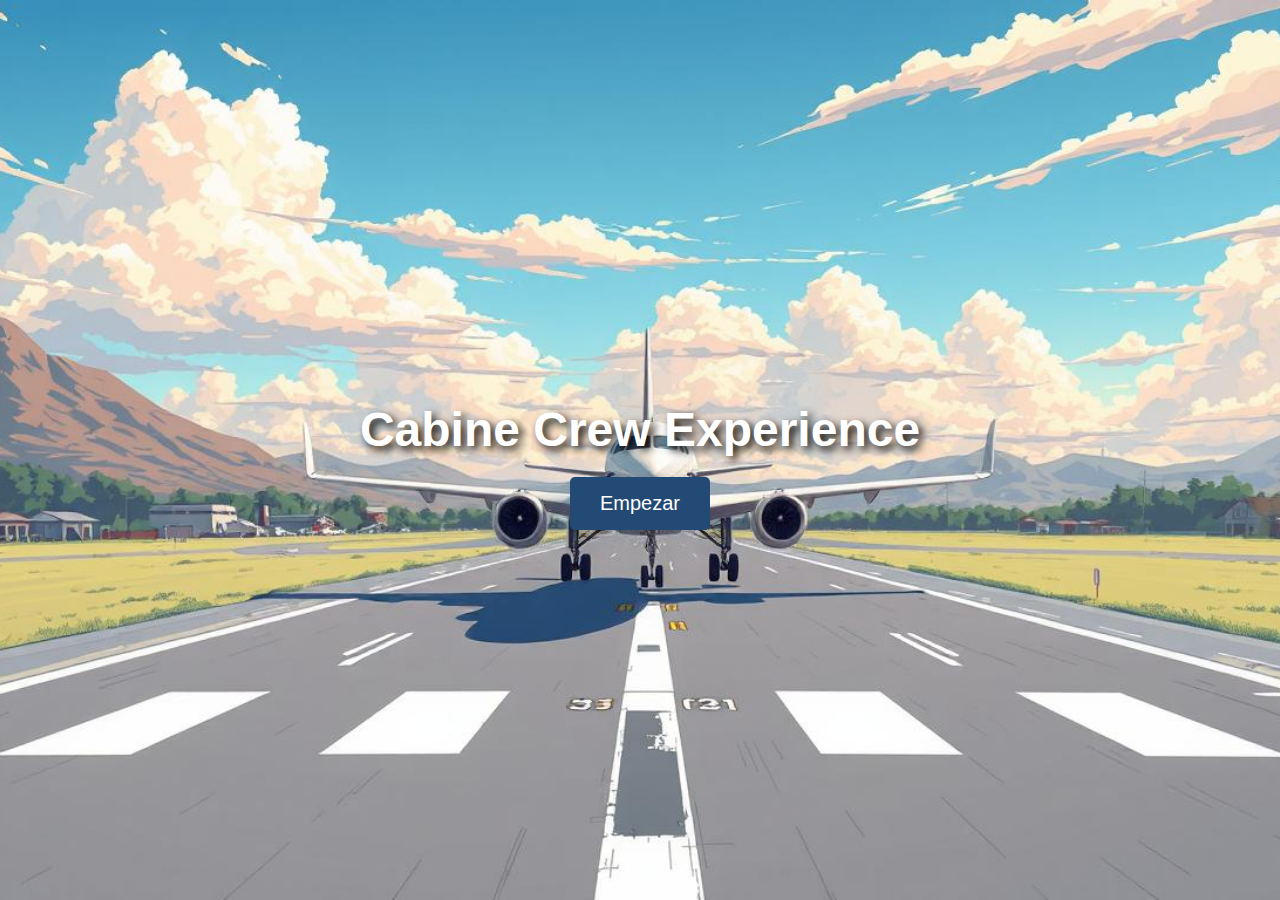
<file: index.html>
<!DOCTYPE html>
<html lang="es">
<head>
    <meta charset="UTF-8">
    <meta name="viewport" content="width=device-width, initial-scale=1.0">
    <title>Cabine Crew Experience</title>
    <link rel="stylesheet" href="index-styles.css">
</head>
<body>
    <div id="inicio">
        <h1>Cabine Crew Experience</h1>
        <a href="programa.html" class="button">Empezar</a>
    </div>
</body>
</html>
</file>
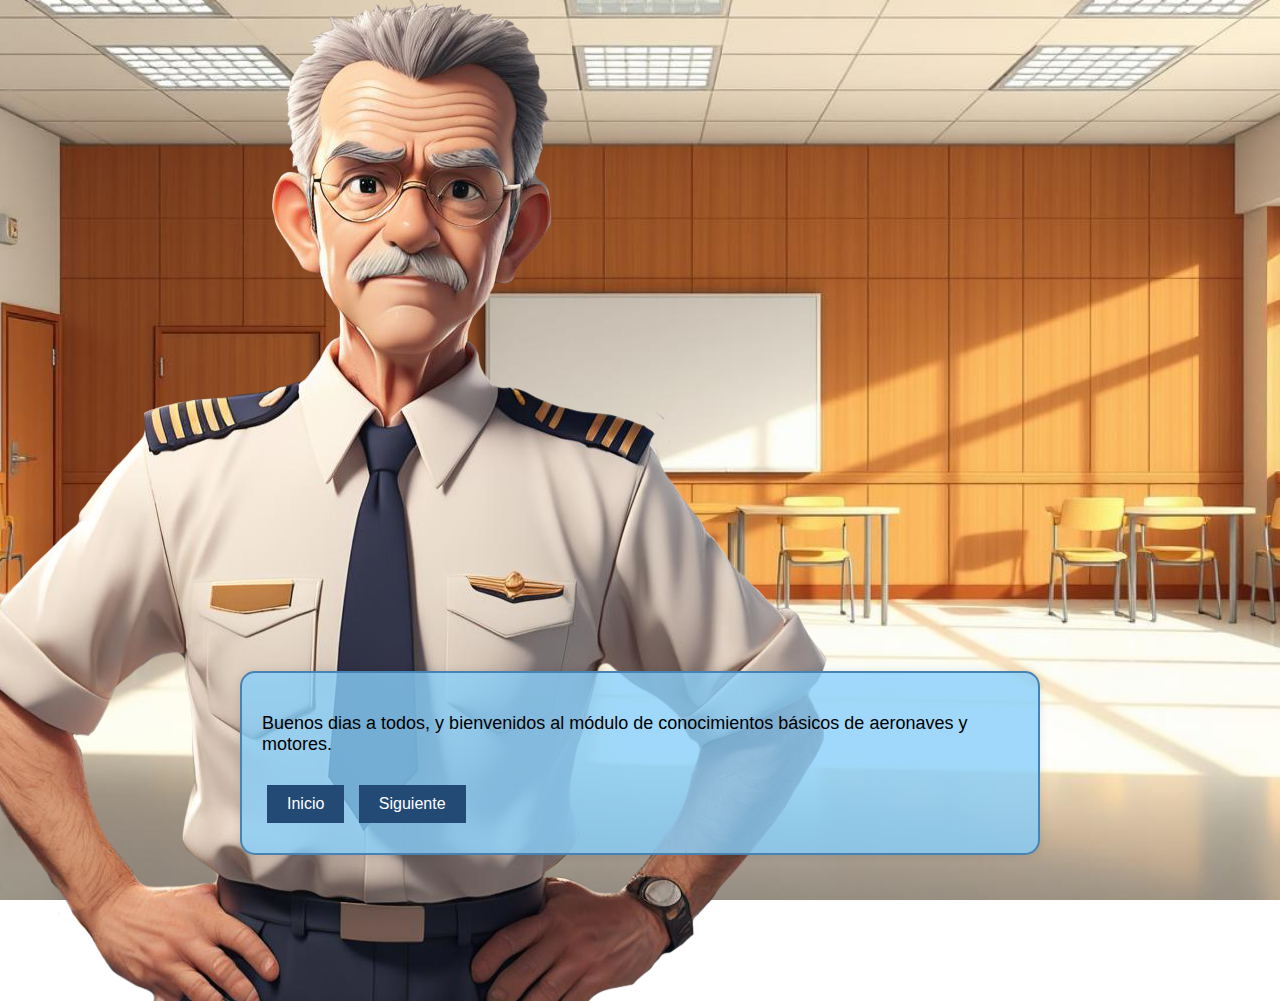
<file: aeronaves-y-motores.html>
<!DOCTYPE html>
<html lang="es">
<head>
    <meta charset="UTF-8">
    <meta name="viewport" content="width=device-width, initial-scale=1.0">
    <title>Entrenamiento de Azafatas</title>
    <link rel="stylesheet" href="styles.css">
</head>
<body>
      <!-- Imagen centrada al medio del sitio -->
      <img src="crew2.png" alt="Imagen Central" class="central-image">

      <div id="novela-grafica">
        <!-- Página 1: Introducción -->
        <div class="pagina" id="pagina-1">
            <!-- <img src="introduccion.jpg" alt="Introducción"> -->
            <p>Buenos dias a todos, y bienvenidos al módulo de conocimientos básicos de aeronaves y motores.</p>
            <a href="programa.html"> <button class="next-button">Inicio</button></a>
            <button class="next-button" onclick="cambiarPagina(2)">Siguiente</button>
        </div>

        <!-- Página 2: Seguridad y Procedimientos de Emergencia -->
        <div class="pagina" id="pagina-2" style="display: none;">
            <!-- <img src="seguridad.jpg" alt="Seguridad y Procedimientos de Emergencia"> -->
            <p>Mi nombre es Sabino Gentile, y desempeño el rol de Capitán de formación en Pluna, a mas de 15 años. Anteriormente era oficial de la fuerza aérea.</p>
            <a href="programa.html"> <button class="next-button">Inicio</button></a>
            <button class="prev-button" onclick="cambiarPagina(1)">Anterior</button>
            <button class="next-button" onclick="cambiarPagina(3)">Siguiente</button>
        </div>

        <!-- Página 3: Primeros Auxilios -->
        <div class="pagina" id="pagina-3" style="display: none;">
            <!-- <img src="primeros_auxilios.jpg" alt="Primeros Auxilios"> -->
            <p>Estoy muy feliz de ver tantos jóvenes interesados en el mundo de la aeronáutica.</p>
            <a href="programa.html"> <button class="next-button">Inicio</button></a>
            <button class="prev-button" onclick="cambiarPagina(2)">Anterior</button>
            <button class="next-button" onclick="cambiarPagina(4)">Siguiente</button>
        </div>

            <!-- Página 3: Primeros Auxilios -->
        <div class="pagina" id="pagina-4" style="display: none;">
                <!-- <img src="primeros_auxilios.jpg" alt="Primeros Auxilios"> -->
            <p>Como ya les habrá mencionado mi colega Marina, es un estilo de vida que se lleva con mucho honor, dado a que conforman una parte escencial en la conexión intercultural del mundo.</p>
            <a href="programa.html"> <button class="next-button">Inicio</button></a>
            <button class="prev-button" onclick="cambiarPagina(3)">Anterior</button>
            <button class="next-button" onclick="cambiarPagina(5)">Siguiente</button>
        </div>

         <!-- Página 5: Primeros Auxilios -->
         <div class="pagina" id="pagina-5" style="display: none;">
            <!-- <img src="primeros_auxilios.jpg" alt="Primeros Auxilios"> -->
             <p>Y se debe desempeñar con un gran sentido de responsabilidad.</p>
             <a href="programa.html"> <button class="next-button">Inicio</button></a>
        <button class="prev-button" onclick="cambiarPagina(4)">Anterior</button>
        <button class="next-button" onclick="cambiarPagina(6)">Siguiente</button>
    </div>

         <!-- Página 6: Primeros Auxilios -->
    <div class="pagina" id="pagina-6" style="display: none;">
            <!-- <img src="primeros_auxilios.jpg" alt="Primeros Auxilios"> -->
        <p>En los 75 años de funcionamiento de nuestra aerolinea, nunca hemos tenido ningún accidente en un vuelo comercial.</p>
        <a href="programa.html"> <button class="next-button">Inicio</button></a>
        <button class="prev-button" onclick="cambiarPagina(5)">Anterior</button>
        <button class="next-button" onclick="cambiarPagina(7)">Siguiente</button>
    </div>

      <!-- Página 7: Primeros Auxilios -->
    <div class="pagina" id="pagina-7" style="display: none;">
        <!-- <img src="primeros_auxilios.jpg" alt="Primeros Auxilios"> -->
        <p>Y porque sabemos que gran parte de los accidentes se producen por errores humanos, no nos permitimos formar profesionales menos que excelentes.</p>
        <a href="programa.html"> <button class="next-button">Inicio</button></a>
        <button class="prev-button" onclick="cambiarPagina(6)">Anterior</button>
        <button class="next-button" onclick="cambiarPagina(8)">Siguiente</button>
    </div>

        <!-- Página 8: Primeros Auxilios -->
    <div class="pagina" id="pagina-8" style="display: none;">
        <!-- <img src="primeros_auxilios.jpg" alt="Primeros Auxilios"> -->
        <p>Los errores fatales están muy ligados al valor que se le da a la vida en la cultura empresarial, y en general.</p>
        <a href="programa.html"> <button class="next-button">Inicio</button></a>
        <button class="prev-button" onclick="cambiarPagina(7)">Anterior</button>
        <button class="next-button" onclick="cambiarPagina(9)">Siguiente</button>
    </div>

        <!-- Página 8: Primeros Auxilios -->
    <div class="pagina" id="pagina-9" style="display: none;">
            <!-- <img src="primeros_auxilios.jpg" alt="Primeros Auxilios"> -->
        <p>Trabajar en la aeronáutica muchas veces implica cumplir funciones de alto riesgo. Y para ello vamos a darles todas las herramientas para que puedan vivir y disfrutar a pleno este trabajo, que tan hermoso es, sin preocuparse por nada mas.</p>
        <a href="programa.html"> <button class="next-button">Inicio</button></a>
        <button class="prev-button" onclick="cambiarPagina(8)">Anterior</button>
        <button class="next-button" onclick="cambiarPagina(10)">Siguiente</button>
    </div>

               <!-- Página 8: Primeros Auxilios -->
    <div class="pagina" id="pagina-10" style="display: none;">
                <!-- <img src="primeros_auxilios.jpg" alt="Primeros Auxilios"> -->
                 <p>Volar por el mundo es un privilegio, y vivir de ello es invaluable.</p>
        <a href="programa.html"> <button class="next-button">Inicio</button></a>
        <button class="prev-button" onclick="cambiarPagina(9)">Anterior</button>
        <button class="next-button" onclick="cambiarPagina(11)">Siguiente</button>
    </div>

          <!-- Página 8: Primeros Auxilios -->
    <div class="pagina" id="pagina-11" style="display: none;">
            <!-- <img src="primeros_auxilios.jpg" alt="Primeros Auxilios"> -->
             <p>Sin mas preambulos, comencemos.</p>
        <a href="programa.html"> <button class="next-button">Inicio</button></a>
        <button class="prev-button" onclick="cambiarPagina(10)">Anterior</button>
        <button class="next-button" onclick="cambiarPagina(12)">Siguiente</button>
    </div>

              <!-- Página 8: Primeros Auxilios -->
    <div class="pagina" id="pagina-12" style="display: none;">
                <!-- <img src="primeros_auxilios.jpg" alt="Primeros Auxilios"> -->
        <p>Aunque los Tripulantes de Cabina de Pasajeros (TCPs) no están encargados del pilotaje ni del mantenimiento técnico de la aeronave, se espera que tengan conocimientos básicos sobre el funcionamiento de las aeronaves y sus motores. Este conocimiento es esencial para entender mejor las operaciones del vuelo, la seguridad a bordo, y para manejar situaciones de emergencia de manera eficaz.</p>
        <a href="programa.html"> <button class="next-button">Inicio</button></a>
        <button class="prev-button" onclick="cambiarPagina(11)">Anterior</button>
        <button class="next-button" onclick="cambiarPagina(13)">Siguiente</button>
    </div>

             <!-- Página 8: Primeros Auxilios -->
    <div class="pagina" id="pagina-13" style="display: none;">
                <!-- <img src="primeros_auxilios.jpg" alt="Primeros Auxilios"> -->
        <a href="programa.html"> <button class="next-button">Inicio</button></a>
        <button class="prev-button" onclick="cambiarPagina(12)">Anterior</button>
        <button class="next-button" onclick="cambiarPagina(14)">Siguiente</button>
    </div>

              <!-- Página 8: Primeros Auxilios -->
    <div class="pagina" id="pagina-14" style="display: none;">
                <!-- <img src="primeros_auxilios.jpg" alt="Primeros Auxilios"> -->
        <a href="programa.html"> <button class="next-button">Inicio</button></a>
        <button class="prev-button" onclick="cambiarPagina(13)">Anterior</button>
        <button class="next-button" onclick="cambiarPagina(15)">Siguiente</button>
    </div>

                  <!-- Página 8: Primeros Auxilios -->
    <div class="pagina" id="pagina-15" style="display: none;">
                    <!-- <img src="primeros_auxilios.jpg" alt="Primeros Auxilios"> -->
        <a href="programa.html"> <button class="next-button">Inicio</button></a>
        <button class="prev-button" onclick="cambiarPagina(14)">Anterior</button>
        <button class="next-button" onclick="cambiarPagina(16)">Siguiente</button>
    </div>

                   <!-- Página 8: Primeros Auxilios -->
    <div class="pagina" id="pagina-16" style="display: none;">
                    <!-- <img src="primeros_auxilios.jpg" alt="Primeros Auxilios"> -->
        <a href="programa.html"> <button class="next-button">Inicio</button></a>
        <button class="prev-button" onclick="cambiarPagina(15)">Anterior</button>
        <button class="next-button" onclick="cambiarPagina(17)">Siguiente</button>
    </div>

    <div class="pagina" id="pagina-17" style="display: none;">
        <!-- <img src="primeros_auxilios.jpg" alt="Primeros Auxilios"> -->
        <a href="programa.html"> <button class="next-button">Inicio</button></a>
        <button class="prev-button" onclick="cambiarPagina(16)">Anterior</button>
        <button class="next-button" onclick="cambiarPagina(18)">Siguiente</button>
    </div>

    <div class="pagina" id="pagina-18" style="display: none;">
        <!-- <img src="primeros_auxilios.jpg" alt="Primeros Auxilios"> -->
        <a href="programa.html"> <button class="next-button">Inicio</button></a>
        <button class="prev-button" onclick="cambiarPagina(17)">Anterior</button>
        <button class="next-button" onclick="cambiarPagina(19)">Siguiente</button>
    </div>

    <div class="pagina" id="pagina-19" style="display: none;">
        <!-- <img src="primeros_auxilios.jpg" alt="Primeros Auxilios"> -->
        <a href="programa.html"> <button class="next-button">Inicio</button></a>
        <button class="prev-button" onclick="cambiarPagina(18)">Anterior</button>
        <button class="next-button" onclick="cambiarPagina(20)">Siguiente</button>
    </div>

    <div class="pagina" id="pagina-20" style="display: none;">
        <!-- <img src="primeros_auxilios.jpg" alt="Primeros Auxilios"> -->
        <a href="programa.html"> <button class="next-button">Inicio</button></a>
        <button class="prev-button" onclick="cambiarPagina(19)">Anterior</button>
        <button class="next-button" onclick="cambiarPagina(21)">Siguiente</button>
    </div>

        <!-- Añadir más páginas según sea necesario -->

    </div>

    <script src="script.js"></script>
</body>
</html>
</file>
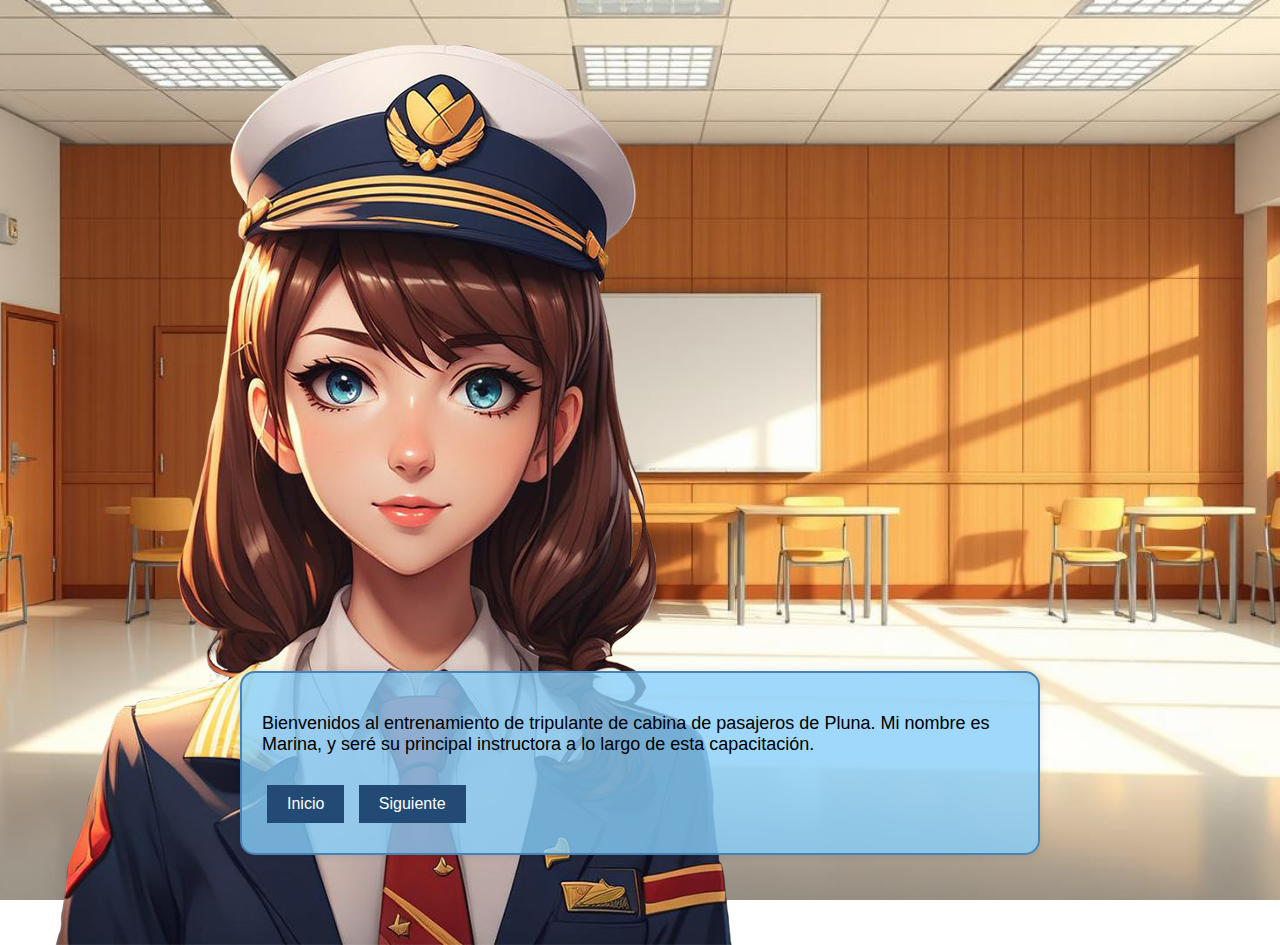
<file: introduccion.html>
<!DOCTYPE html>
<html lang="es">
<head>
    <meta charset="UTF-8">
    <meta name="viewport" content="width=device-width, initial-scale=1.0">
    <title>Entrenamiento de Azafatas</title>
    <link rel="stylesheet" href="styles.css">
</head>
<body>
      <!-- Imagen centrada al medio del sitio -->
      <img src="crew1.png" alt="Imagen Central" class="central-image">

    <div id="novela-grafica">
        <!-- Página 1: Introducción -->
        <div class="pagina" id="pagina-1">
            <!-- <img src="introduccion.jpg" alt="Introducción"> -->
            <p>Bienvenidos al entrenamiento de tripulante de cabina de pasajeros de Pluna. Mi nombre es Marina, y seré su principal instructora a lo largo de esta capacitación.</p>
            <a href="programa.html"> <button class="next-button">Inicio</button></a>
            <button class="next-button" onclick="cambiarPagina(2)">Siguiente</button>
        </div>

        <!-- Página 2: Seguridad y Procedimientos de Emergencia -->
        <div class="pagina" id="pagina-2" style="display: none;">
            <!-- <img src="seguridad.jpg" alt="Seguridad y Procedimientos de Emergencia"> -->
            <p>Antes que nada me gustaría felicitarlos por haber sido seleccionados para esta capacitación tras un riguroso proceso. Cientos de candidatos se postulan año a año, siendo apenas unos pocos los egreados que lleguen a los estandares para volar con nosotros.</p>
            <a href="programa.html"> <button class="next-button">Inicio</button></a>
            <button class="prev-button" onclick="cambiarPagina(1)">Anterior</button>
            <button class="next-button" onclick="cambiarPagina(3)">Siguiente</button>
        </div>

        <!-- Página 3: Primeros Auxilios -->
        <div class="pagina" id="pagina-3" style="display: none;">
            <!-- <img src="primeros_auxilios.jpg" alt="Primeros Auxilios"> -->
            <p>Asi que no se preocupen. Si bien hay etapas en este proceso que son excluyentes, en caso de quedar fuera de la selección final en esta oportunidad, podrán volver a postularse luego de dos meses tantas veces como quieran.</p>
            <a href="programa.html"> <button class="next-button">Inicio</button></a>
            <button class="prev-button" onclick="cambiarPagina(2)">Anterior</button>
            <button class="next-button" onclick="cambiarPagina(4)">Siguiente</button>
        </div>

          <!-- Página 4: Primeros Auxilios -->
        <div class="pagina" id="pagina-4" style="display: none;">
            <!-- <img src="primeros_auxilios.jpg" alt="Primeros Auxilios"> -->
            <p>La capacitación inicial dentro de la aerolinea tiene una duración total de un mes, donde aprenderán todo lo necesário tanto a nivel práctico como técnico y legal, para tripular con tranquilidad y garantizar un vuelo seguro a otros.</p>
            <a href="programa.html"> <button class="next-button">Inicio</button></a>
            <button class="prev-button" onclick="cambiarPagina(3)">Anterior</button>
            <button class="next-button" onclick="cambiarPagina(5)">Siguiente</button>
        </div>

            <!-- Página 5: Primeros Auxilios -->
        <div class="pagina" id="pagina-5" style="display: none;">
                <!-- <img src="primeros_auxilios.jpg" alt="Primeros Auxilios"> -->
            <p>Durante este periodo, estaremos viendo un módulo por dia, con una prueba al final de cada módulo. Esta instancia es excluyente, solo serán aptos para volver al siguiente dia quienes hayan aprobado la prueba anterior.</p>
            <a href="programa.html"> <button class="next-button">Inicio</button></a>
            <button class="prev-button" onclick="cambiarPagina(4)">Anterior</button>
            <button class="next-button" onclick="cambiarPagina(6)">Siguiente</button>
        </div>

             <!-- Página 6: Primeros Auxilios -->
        <div class="pagina" id="pagina-6" style="display: none;">
                <!-- <img src="primeros_auxilios.jpg" alt="Primeros Auxilios"> -->
            <p>Parece exigente y realmente lo es. En Pluna no escatimamos recursos para mantener nuestros estandares de excelencia.</p>
            <a href="programa.html"> <button class="next-button">Inicio</button></a>
            <button class="prev-button" onclick="cambiarPagina(5)">Anterior</button>
            <button class="next-button" onclick="cambiarPagina(7)">Siguiente</button>
        </div>

          <!-- Página 7: Primeros Auxilios -->
        <div class="pagina" id="pagina-7" style="display: none;">
            <!-- <img src="primeros_auxilios.jpg" alt="Primeros Auxilios"> -->
            <p>El dia de hoy aprenderemos sobre la historia de la aviación comercial y como el rol del Tripulante de Cabina de Pasajeros, o sea, ustedes, ha cambiado a lo largo del tiempo.</p>
            <a href="programa.html"> <button class="next-button">Inicio</button></a>
            <button class="prev-button" onclick="cambiarPagina(6)">Anterior</button>
            <button class="next-button" onclick="cambiarPagina(8)">Siguiente</button>
        </div>

            <!-- Página 8: Primeros Auxilios -->
        <div class="pagina" id="pagina-8" style="display: none;">
            <!-- <img src="primeros_auxilios.jpg" alt="Primeros Auxilios"> -->
            <p>Les sugiero que tomen nota de las siguientes informaciones porque podrán usar los descansos para estudiar y revisar sus apuntes antes de la prueba.</p>
            <a href="programa.html"> <button class="next-button">Inicio</button></a>
            <button class="prev-button" onclick="cambiarPagina(7)">Anterior</button>
            <button class="next-button" onclick="cambiarPagina(9)">Siguiente</button>
        </div>

            <!-- Página 8: Primeros Auxilios -->
        <div class="pagina" id="pagina-9" style="display: none;">
                <!-- <img src="primeros_auxilios.jpg" alt="Primeros Auxilios"> -->
            <p>Todos listos? Empecemos.</p>
            <a href="programa.html"> <button class="next-button">Inicio</button></a>
            <button class="prev-button" onclick="cambiarPagina(8)">Anterior</button>
            <button class="next-button" onclick="cambiarPagina(10)">Siguiente</button>
        </div>

                   <!-- Página 8: Primeros Auxilios -->
        <div class="pagina" id="pagina-10" style="display: none;">
                    <!-- <img src="primeros_auxilios.jpg" alt="Primeros Auxilios"> -->
            <p>Todo se remonta al inicio del sigo pasado, entre 1900 y 1920, luego después de la Primera Guerra Mundial, cuando se utilizaron aviones miliates desmantelados para el transporte de correo y pasajeros.</p>
            <a href="programa.html"> <button class="next-button">Inicio</button></a>
            <button class="prev-button" onclick="cambiarPagina(9)">Anterior</button>
            <button class="next-button" onclick="cambiarPagina(11)">Siguiente</button>
        </div>

              <!-- Página 8: Primeros Auxilios -->
        <div class="pagina" id="pagina-11" style="display: none;">
                <!-- <img src="primeros_auxilios.jpg" alt="Primeros Auxilios"> -->
            <p>En 1919, se estableció la primera aerolínea internacional, KLM, y la primera aerolínea estadounidense, American Airways (ahora American Airlines).</p>
            <a href="programa.html"> <button class="next-button">Inicio</button></a>
            <button class="prev-button" onclick="cambiarPagina(10)">Anterior</button>
            <button class="next-button" onclick="cambiarPagina(12)">Siguiente</button>
        </div>

                  <!-- Página 8: Primeros Auxilios -->
        <div class="pagina" id="pagina-12" style="display: none;">
                    <!-- <img src="primeros_auxilios.jpg" alt="Primeros Auxilios"> -->
            <p>Los primeros vuelos eran incómodos, ruidosos y solo accesibles para personas adineradas.</p>
            <a href="programa.html"> <button class="next-button">Inicio</button></a>
            <button class="prev-button" onclick="cambiarPagina(11)">Anterior</button>
            <button class="next-button" onclick="cambiarPagina(13)">Siguiente</button>
        </div>

                 <!-- Página 8: Primeros Auxilios -->
        <div class="pagina" id="pagina-13" style="display: none;">
                    <!-- <img src="primeros_auxilios.jpg" alt="Primeros Auxilios"> -->
            <p>No fue hasta la década del 30 que se introdujeron aviones más grandes y seguros como el Douglas DC-3, que fue fundamental para la expansión de la aviación comercial.</p>
            <a href="programa.html"> <button class="next-button">Inicio</button></a>
            <button class="prev-button" onclick="cambiarPagina(12)">Anterior</button>
            <button class="next-button" onclick="cambiarPagina(14)">Siguiente</button>
        </div>

                  <!-- Página 8: Primeros Auxilios -->
        <div class="pagina" id="pagina-14" style="display: none;">
                    <!-- <img src="primeros_auxilios.jpg" alt="Primeros Auxilios"> -->
            <p>Ya durante la Segunda Guerra Mundial, la aviación comercial se estancó, pero la tecnología desarrollada durante la guerra ayudó a mejorar la seguridad y eficiencia de los vuelos después.</p>
            <a href="programa.html"> <button class="next-button">Inicio</button></a>
            <button class="prev-button" onclick="cambiarPagina(13)">Anterior</button>
            <button class="next-button" onclick="cambiarPagina(15)">Siguiente</button>
        </div>

                      <!-- Página 8: Primeros Auxilios -->
        <div class="pagina" id="pagina-15" style="display: none;">
                        <!-- <img src="primeros_auxilios.jpg" alt="Primeros Auxilios"> -->
            <p>La posguerra da inicio a la era del jet, que comenzó con el De Havilland Comet y, posteriormente, con el Boeing 707, lo que permitió vuelos más rápidos y eficientes.</p>
            <a href="programa.html"> <button class="next-button">Inicio</button></a>
            <button class="prev-button" onclick="cambiarPagina(14)">Anterior</button>
            <button class="next-button" onclick="cambiarPagina(16)">Siguiente</button>
        </div>

                       <!-- Página 8: Primeros Auxilios -->
        <div class="pagina" id="pagina-16" style="display: none;">
                        <!-- <img src="primeros_auxilios.jpg" alt="Primeros Auxilios"> -->
            <p>Los vuelos comerciales se hicieron más accesibles para la clase media, y el turismo internacional comenzó a florecer.</p>
            <a href="programa.html"> <button class="next-button">Inicio</button></a>
            <button class="prev-button" onclick="cambiarPagina(15)">Anterior</button>
            <button class="next-button" onclick="cambiarPagina(17)">Siguiente</button>
        </div>

        <div class="pagina" id="pagina-17" style="display: none;">
            <!-- <img src="primeros_auxilios.jpg" alt="Primeros Auxilios"> -->
            <p>Los aeropuertos y las aerolíneas comenzaron a estandarizarse, estableciendo procedimientos de seguridad y confort para los pasajeros.</p>
            <a href="programa.html"> <button class="next-button">Inicio</button></a>
            <button class="prev-button" onclick="cambiarPagina(16)">Anterior</button>
            <button class="next-button" onclick="cambiarPagina(18)">Siguiente</button>
        </div>

        <div class="pagina" id="pagina-18" style="display: none;">
            <!-- <img src="primeros_auxilios.jpg" alt="Primeros Auxilios"> -->
            <p>La década del 70 da inicio a la era moderna de la aeronáutica. La introducción del Boeing 747 en 1970 marcó el inicio de la era de los aviones de fuselaje ancho, aumentando la capacidad de pasajeros y reduciendo los costos por asiento.</p>
            <a href="programa.html"> <button class="next-button">Inicio</button></a>
            <button class="prev-button" onclick="cambiarPagina(17)">Anterior</button>
            <button class="next-button" onclick="cambiarPagina(19)">Siguiente</button>
        </div>

        <div class="pagina" id="pagina-19" style="display: none;">
            <!-- <img src="primeros_auxilios.jpg" alt="Primeros Auxilios"> -->
            <p>En la década de 1990, la aviación comercial se democratizó aún más con la aparición de aerolíneas de bajo costo como Southwest Airlines y Ryanair.</p>
            <a href="programa.html"> <button class="next-button">Inicio</button></a>
            <button class="prev-button" onclick="cambiarPagina(18)">Anterior</button>
            <button class="next-button" onclick="cambiarPagina(20)">Siguiente</button>
        </div>

        <div class="pagina" id="pagina-20" style="display: none;">
            <!-- <img src="primeros_auxilios.jpg" alt="Primeros Auxilios"> -->
            <p>Comenzamos los años 2000 y los avances no cesan. Avances tecnológicos como el Airbus A380 y el Boeing 787 Dreamliner han mejorado la eficiencia de combustible y el confort a bordo.</p>
            <a href="programa.html"> <button class="next-button">Inicio</button></a>
            <button class="prev-button" onclick="cambiarPagina(19)">Anterior</button>
            <button class="next-button" onclick="cambiarPagina(21)">Siguiente</button>
        </div>

        <div class="pagina" id="pagina-21" style="display: none;">
            <!-- <img src="primeros_auxilios.jpg" alt="Primeros Auxilios"> -->
            <p>La aviación comercial también enfrenta nuevos desafíos, como la sostenibilidad y la competencia en un mercado globalizado.</p>
            <a href="programa.html"> <button class="next-button">Inicio</button></a>
            <button class="prev-button" onclick="cambiarPagina(20)">Anterior</button>
            <button class="next-button" onclick="cambiarPagina(22)">Siguiente</button>
        </div>

        <div class="pagina" id="pagina-22" style="display: none;">
            <!-- <img src="primeros_auxilios.jpg" alt="Primeros Auxilios"> -->
            <p>Ahora tomaremos un descanso de 20 minutos, pueden aprovechar este tiempo para revisar sus apuntes. En la segunda mitad estaremos hablando del desarrollo de las funciones de los Tripulantes de Cabina de Pasajeros.</p>
            <a href="programa.html"> <button class="next-button">Inicio</button></a>
            <button class="prev-button" onclick="cambiarPagina(21)">Anterior</button>
            <button class="next-button" onclick="cambiarPagina(23)">Siguiente</button>
        </div>

        <div class="pagina" id="pagina-23" style="display: none;">
            <!-- <img src="primeros_auxilios.jpg" alt="Primeros Auxilios"> -->
            <p>Espero hayan podido relajarse pero no mucho, que la parte que viene es tan densa como interesante.</p>
            <a href="programa.html"> <button class="next-button">Inicio</button></a>
            <button class="prev-button" onclick="cambiarPagina(22)">Anterior</button>
            <button class="next-button" onclick="cambiarPagina(24)">Siguiente</button>
        </div>

        <div class="pagina" id="pagina-24" style="display: none;">
            <!-- <img src="primeros_auxilios.jpg" alt="Primeros Auxilios"> -->
            <p>Hablaremos sobre el desarrollo de la carrera de TCP (Tripulante de Cabina de Pasajeros) y sus funciones.</p>
            <a href="programa.html"> <button class="next-button">Inicio</button></a>
            <button class="prev-button" onclick="cambiarPagina(23)">Anterior</button>
            <button class="next-button" onclick="cambiarPagina(25)">Siguiente</button>
        </div>

        <div class="pagina" id="pagina-25" style="display: none;">
            <!-- <img src="primeros_auxilios.jpg" alt="Primeros Auxilios"> -->
            <p>La carrera de TCP comenzó en los años 1920, con las primeras azafatas, quienes originalmente eran enfermeras contratadas para garantizar la seguridad y el bienestar de los pasajeros en vuelos que a menudo eran turbulentos y riesgosos.</p>
            <a href="programa.html"> <button class="next-button">Inicio</button></a>
            <button class="prev-button" onclick="cambiarPagina(24)">Anterior</button>
            <button class="next-button" onclick="cambiarPagina(26)">Siguiente</button>
        </div>

        <div class="pagina" id="pagina-26" style="display: none;">
            <!-- <img src="primeros_auxilios.jpg" alt="Primeros Auxilios"> -->
            <p>Las primeras TCP también tenían la tarea de ayudar con la carga de equipaje, servir comidas y bebidas, y proporcionar primeros auxilios.</p>
            <a href="programa.html"> <button class="next-button">Inicio</button></a>
            <button class="prev-button" onclick="cambiarPagina(25)">Anterior</button>
            <button class="next-button" onclick="cambiarPagina(27)">Siguiente</button>
        </div>

        <div class="pagina" id="pagina-27" style="display: none;">
            <!-- <img src="primeros_auxilios.jpg" alt="Primeros Auxilios"> -->
            <p>En la década de 1930, las TCP se convirtieron en un símbolo de modernidad y glamour. Su trabajo seguía siendo enfocado en la seguridad, pero también en la hospitalidad.</p>
            <a href="programa.html"> <button class="next-button">Inicio</button></a>
            <button class="prev-button" onclick="cambiarPagina(26)">Anterior</button>
            <button class="next-button" onclick="cambiarPagina(28)">Siguiente</button>
        </div>

        <div class="pagina" id="pagina-28" style="display: none;">
            <!-- <img src="primeros_auxilios.jpg" alt="Primeros Auxilios"> -->
            <p>Durante los años 1940 y 1950, las funciones de las TCP se ampliaron con la introducción de aviones más grandes y la comercialización del viaje aéreo. Además de atender a los pasajeros, se esperaba que representaran a la aerolínea con elegancia y profesionalismo.</p>
            <a href="programa.html"> <button class="next-button">Inicio</button></a>
            <button class="prev-button" onclick="cambiarPagina(27)">Anterior</button>
            <button class="next-button" onclick="cambiarPagina(29)">Siguiente</button>
        </div>

        <div class="pagina" id="pagina-29" style="display: none;">
            <!-- <img src="primeros_auxilios.jpg" alt="Primeros Auxilios"> -->
            <p>Con la introducción de los aviones jet y el aumento del tráfico aéreo, la capacitación de las TCP se volvió más rigurosa, con énfasis en la evacuación de emergencia, el manejo de crisis, y la atención médica.</p>
            <a href="programa.html"> <button class="next-button">Inicio</button></a>
            <button class="prev-button" onclick="cambiarPagina(28)">Anterior</button>
            <button class="next-button" onclick="cambiarPagina(30)">Siguiente</button>
        </div>

        <div class="pagina" id="pagina-30" style="display: none;">
            <!-- <img src="primeros_auxilios.jpg" alt="Primeros Auxilios"> -->
            <p>En los años 1970, se comenzaron a romper estereotipos, permitiendo a hombres entrar a la profesión y eliminando restricciones de edad y apariencia física para las TCP.</p>
            <a href="programa.html"> <button class="next-button">Inicio</button></a>
            <button class="prev-button" onclick="cambiarPagina(29)">Anterior</button>
            <button class="next-button" onclick="cambiarPagina(31)">Siguiente</button>
        </div>
        
        <div class="pagina" id="pagina-31" style="display: none;">
            <!-- <img src="primeros_auxilios.jpg" alt="Primeros Auxilios"> -->
            <p>En la actualidad, los TCP son profesionales altamente capacitados en seguridad, atención al cliente, y manejo de situaciones de emergencia.</p>
            <a href="programa.html"> <button class="next-button">Inicio</button></a>
            <button class="prev-button" onclick="cambiarPagina(30)">Anterior</button>
            <button class="next-button" onclick="cambiarPagina(32)">Siguiente</button>
        </div>

        <div class="pagina" id="pagina-32" style="display: none;">
            <!-- <img src="primeros_auxilios.jpg" alt="Primeros Auxilios"> -->
            <p>Las aerolíneas han aumentado la diversidad en sus equipos de cabina y han enfocado la capacitación en la gestión de pasajeros problemáticos, manejo de desastres, y la adaptación cultural.</p>
            <a href="programa.html"> <button class="next-button">Inicio</button></a>
            <button class="prev-button" onclick="cambiarPagina(31)">Anterior</button>
            <button class="next-button" onclick="cambiarPagina(33)">Siguiente</button>
        </div>

        <div class="pagina" id="pagina-33" style="display: none;">
            <!-- <img src="primeros_auxilios.jpg" alt="Primeros Auxilios"> -->
            <p>Las responsabilidades de las TCP han crecido con la expansión del servicio a bordo, el incremento de la seguridad aérea, y la atención a pasajeros con necesidades especiales.</p>
            <a href="programa.html"> <button class="next-button">Inicio</button></a>
            <button class="prev-button" onclick="cambiarPagina(32)">Anterior</button>
            <button class="next-button" onclick="cambiarPagina(34)">Siguiente</button>
        </div>
        

                 <!-- Página 7: Primeros Auxilios -->
        <div class="pagina" id="pagina-34" style="display: none;">
                    <!-- <img src="primeros_auxilios.jpg" alt="Primeros Auxilios"> -->
            <p>Hoy en día, ser TCP implica no solo ser el rostro visible de la aerolínea, sino también garantizar la seguridad de los pasajeros y del vuelo en general, lo que convierte esta carrera en una mezcla única de hospitalidad y profesionalismo en situaciones de alta presión.</p>
           <a href="programa.html"> <button class="next-button">Inicio</button></a>
        </div>


        
        <!-- Añadir más páginas según sea necesario -->

    </div>

    <script src="script.js"></script>
</body>
</html>
</file>
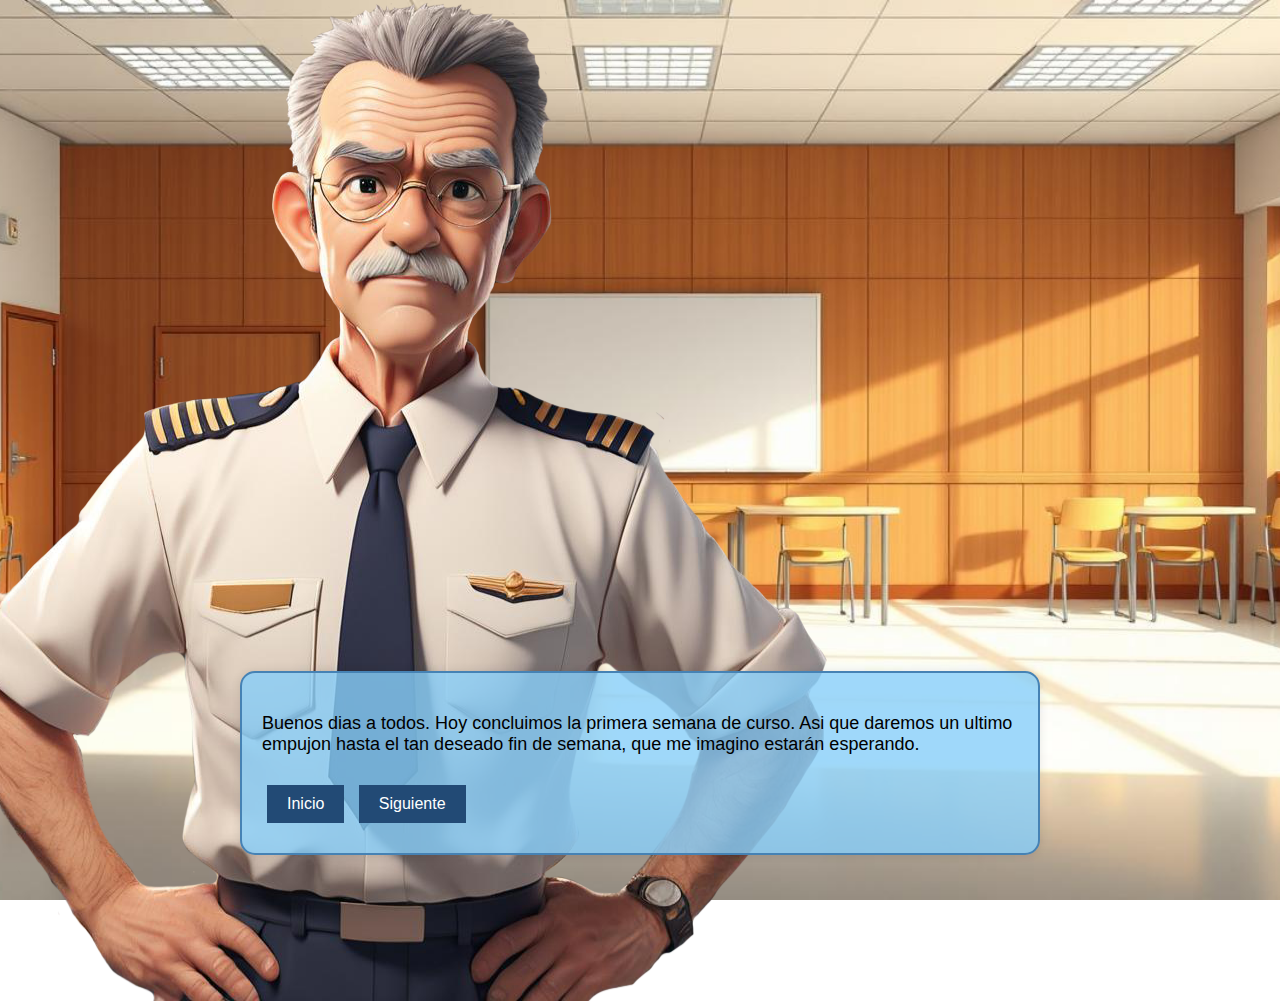
<file: meteorologia.html>
<!DOCTYPE html>
<html lang="es">

<head>
    <meta charset="UTF-8">
    <meta name="viewport" content="width=device-width, initial-scale=1.0">
    <title>Entrenamiento de Azafatas</title>
    <link rel="stylesheet" href="styles.css">
</head>

<body>
      <!-- Imagen centrada al medio del sitio -->
      <img src="crew2.png" alt="Imagen Central" class="central-image">

      <div id="novela-grafica">
        <!-- Página 1: Introducción -->
        <div class="pagina" id="pagina-1">
            <!-- <img src="introduccion.jpg" alt="Introducción"> -->
            <p>Buenos dias a todos. Hoy concluimos la primera semana de curso. Asi que daremos un ultimo empujon hasta el tan deseado fin de semana, que me imagino estarán esperando.</p>
            <a href="programa.html"> <button class="next-button">Inicio</button></a>
            <button class="next-button" onclick="cambiarPagina(2)">Siguiente</button>
        </div>

        <!-- Página 2: Seguridad y Procedimientos de Emergencia -->
        <div class="pagina" id="pagina-2" style="display: none;">
            <!-- <img src="seguridad.jpg" alt="Seguridad y Procedimientos de Emergencia"> -->
            <p>Como habrán visto en el calendário del curso, hoy daremos el módulo de meteorología básica.</p>
            <a href="programa.html"> <button class="next-button">Inicio</button></a>
            <button class="prev-button" onclick="cambiarPagina(1)">Anterior</button>
            <button class="next-button" onclick="cambiarPagina(3)">Siguiente</button>
        </div>

        <!-- Página 3: Primeros Auxilios -->
        <div class="pagina" id="pagina-3" style="display: none;">
            <!-- <img src="primeros_auxilios.jpg" alt="Primeros Auxilios"> -->
            <p>El conocimiento básico de meteorología es crucial para los Tripulantes de Cabina de Pasajeros, ya que les permite entender las condiciones atmosféricas que pueden afectar el vuelo y prepararse para manejar situaciones relacionadas con el clima de manera eficaz. Aquí te presento un resumen de los conceptos meteorológicos esenciales para los TCPs.</p>
            <a href="programa.html"> <button class="next-button">Inicio</button></a>
            <button class="prev-button" onclick="cambiarPagina(2)">Anterior</button>
            <button class="next-button" onclick="cambiarPagina(4)">Siguiente</button>
        </div>

            <!-- Página 3: Primeros Auxilios -->
        <div class="pagina" id="pagina-4" style="display: none;">
                <!-- <img src="primeros_auxilios.jpg" alt="Primeros Auxilios"> -->
            <p>Empecemos con los fundamentos de la meteorología.</p>
            <a href="programa.html"> <button class="next-button">Inicio</button></a>
            <button class="prev-button" onclick="cambiarPagina(3)">Anterior</button>
            <button class="next-button" onclick="cambiarPagina(5)">Siguiente</button>
        </div>

         <!-- Página 5: Primeros Auxilios -->
         <div class="pagina" id="pagina-5" style="display: none;">
            <!-- <img src="primeros_auxilios.jpg" alt="Primeros Auxilios"> -->
             <p>Primero. Los TCPs deben entender que la atmósfera está compuesta por varias capas (troposfera, estratosfera, etc.), pero la mayoría de los fenómenos meteorológicos que afectan el vuelo ocurren en la troposfera, que se extiende hasta unos 12 km de altura.</p>
        <a href="programa.html"> <button class="next-button">Inicio</button></a>
        <button class="prev-button" onclick="cambiarPagina(4)">Anterior</button>
        <button class="next-button" onclick="cambiarPagina(6)">Siguiente</button>
    </div>

         <!-- Página 6: Primeros Auxilios -->
    <div class="pagina" id="pagina-6" style="display: none;">
            <!-- <img src="primeros_auxilios.jpg" alt="Primeros Auxilios"> -->
             <p>Segundo, deben entender la presión atmosférica. Es la fuerza que el aire ejerce sobre la superficie de la Tierra. Los TCPs deben conocer que las variaciones en la presión atmosférica pueden afectar la altitud y el rendimiento de la aeronave, así como la percepción de los pasajeros, especialmente durante el despegue y el aterrizaje.</p>
        <a href="programa.html"> <button class="next-button">Inicio</button></a>
        <button class="prev-button" onclick="cambiarPagina(5)">Anterior</button>
        <button class="next-button" onclick="cambiarPagina(7)">Siguiente</button>
    </div>

      <!-- Página 7: Primeros Auxilios -->
    <div class="pagina" id="pagina-7" style="display: none;">
        <!-- <img src="primeros_auxilios.jpg" alt="Primeros Auxilios"> -->
         <p>Tercero y no menos importante, la temperatura. La temperatura del aire disminuye con la altitud. Este enfriamiento afecta la densidad del aire, lo que a su vez puede influir en el rendimiento del avión y la formación de fenómenos como el hielo en las alas.</p>
        <a href="programa.html"> <button class="next-button">Inicio</button></a>
        <button class="prev-button" onclick="cambiarPagina(6)">Anterior</button>
        <button class="next-button" onclick="cambiarPagina(8)">Siguiente</button>
    </div>

        <!-- Página 8: Primeros Auxilios -->
    <div class="pagina" id="pagina-8" style="display: none;">
        <!-- <img src="primeros_auxilios.jpg" alt="Primeros Auxilios"> -->
         <p>Hasta aquí todo claro? Pues, seguimos.</p>
        <a href="programa.html"> <button class="next-button">Inicio</button></a>
        <button class="prev-button" onclick="cambiarPagina(7)">Anterior</button>
        <button class="next-button" onclick="cambiarPagina(9)">Siguiente</button>
    </div>

        <!-- Página 8: Primeros Auxilios -->
    <div class="pagina" id="pagina-9" style="display: none;">
            <!-- <img src="primeros_auxilios.jpg" alt="Primeros Auxilios"> -->
        <p>Otro conjunto de factores importantes son los fenómenos meteorológicos comunes.</p>
        <a href="programa.html"> <button class="next-button">Inicio</button></a>
        <button class="prev-button" onclick="cambiarPagina(8)">Anterior</button>
        <button class="next-button" onclick="cambiarPagina(10)">Siguiente</button>
    </div>

               <!-- Página 8: Primeros Auxilios -->
    <div class="pagina" id="pagina-10" style="display: none;">
                <!-- <img src="primeros_auxilios.jpg" alt="Primeros Auxilios"> -->
        <p>Como por ejemplo, las turbulencias. Hoy mencionaremos dos de ellas.</p>
        <a href="programa.html"> <button class="next-button">Inicio</button></a>
        <button class="prev-button" onclick="cambiarPagina(9)">Anterior</button>
        <button class="next-button" onclick="cambiarPagina(11)">Siguiente</button>
    </div>

          <!-- Página 8: Primeros Auxilios -->
    <div class="pagina" id="pagina-11" style="display: none;">
            <!-- <img src="primeros_auxilios.jpg" alt="Primeros Auxilios"> -->
        <p>Primero tenemos a la Turbulencia en Aire Claro (CAT). Ocurre en cielos despejados, generalmente en niveles altos, y no está asociada a nubes o tormentas. Puede ser difícil de prever, pero los TCPs deben saber cómo prepararse y preparar a los pasajeros cuando se anticipa.</p>
        <a href="programa.html"> <button class="next-button">Inicio</button></a>
        <button class="prev-button" onclick="cambiarPagina(10)">Anterior</button>
        <button class="next-button" onclick="cambiarPagina(12)">Siguiente</button>
    </div>

              <!-- Página 8: Primeros Auxilios -->
    <div class="pagina" id="pagina-12" style="display: none;">
                <!-- <img src="primeros_auxilios.jpg" alt="Primeros Auxilios"> -->
        <p>Después, tenemos la Turbulencia Convectiva. La misma es asociada con tormentas o formaciones nubosas como cúmulos o cumulonimbos, donde las corrientes de aire ascendente y descendente causan movimientos bruscos. </p>
        <a href="programa.html"> <button class="next-button">Inicio</button></a>
        <button class="prev-button" onclick="cambiarPagina(11)">Anterior</button>
        <button class="next-button" onclick="cambiarPagina(13)">Siguiente</button>
    </div>

             <!-- Página 8: Primeros Auxilios -->
    <div class="pagina" id="pagina-13" style="display: none;">
                <!-- <img src="primeros_auxilios.jpg" alt="Primeros Auxilios"> -->
        <p>Los TCPs deben asegurarse de que los pasajeros tengan el cinturón de seguridad abrochado cuando se anticipa turbulencia, asegurar todos los objetos sueltos en la cabina y estar preparados para suspender el servicio a bordo.</p>
        <a href="programa.html"> <button class="next-button">Inicio</button></a>
        <button class="prev-button" onclick="cambiarPagina(12)">Anterior</button>
        <button class="next-button" onclick="cambiarPagina(14)">Siguiente</button>
    </div>

              <!-- Página 8: Primeros Auxilios -->
    <div class="pagina" id="pagina-14" style="display: none;">
                <!-- <img src="primeros_auxilios.jpg" alt="Primeros Auxilios"> -->
        <p></p>
        <a href="programa.html"> <button class="next-button">Inicio</button></a>
        <button class="prev-button" onclick="cambiarPagina(13)">Anterior</button>
        <button class="next-button" onclick="cambiarPagina(15)">Siguiente</button>
    </div>

                  <!-- Página 8: Primeros Auxilios -->
    <div class="pagina" id="pagina-15" style="display: none;">
                    <!-- <img src="primeros_auxilios.jpg" alt="Primeros Auxilios"> -->
        <a href="programa.html"> <button class="next-button">Inicio</button></a>
        <button class="prev-button" onclick="cambiarPagina(14)">Anterior</button>
        <button class="next-button" onclick="cambiarPagina(16)">Siguiente</button>
    </div>

                   <!-- Página 8: Primeros Auxilios -->
    <div class="pagina" id="pagina-16" style="display: none;">
                    <!-- <img src="primeros_auxilios.jpg" alt="Primeros Auxilios"> -->
        <a href="programa.html"> <button class="next-button">Inicio</button></a>
        <button class="prev-button" onclick="cambiarPagina(15)">Anterior</button>
        <button class="next-button" onclick="cambiarPagina(17)">Siguiente</button>
    </div>

    <div class="pagina" id="pagina-17" style="display: none;">
        <!-- <img src="primeros_auxilios.jpg" alt="Primeros Auxilios"> -->
        <a href="programa.html"> <button class="next-button">Inicio</button></a>
        <button class="prev-button" onclick="cambiarPagina(16)">Anterior</button>
        <button class="next-button" onclick="cambiarPagina(18)">Siguiente</button>
    </div>

    <div class="pagina" id="pagina-18" style="display: none;">
        <!-- <img src="primeros_auxilios.jpg" alt="Primeros Auxilios"> -->
        <a href="programa.html"> <button class="next-button">Inicio</button></a>
        <button class="prev-button" onclick="cambiarPagina(17)">Anterior</button>
        <button class="next-button" onclick="cambiarPagina(19)">Siguiente</button>
    </div>

    <div class="pagina" id="pagina-19" style="display: none;">
        <!-- <img src="primeros_auxilios.jpg" alt="Primeros Auxilios"> -->
        <a href="programa.html"> <button class="next-button">Inicio</button></a>
        <button class="prev-button" onclick="cambiarPagina(18)">Anterior</button>
        <button class="next-button" onclick="cambiarPagina(20)">Siguiente</button>
    </div>

    <div class="pagina" id="pagina-20" style="display: none;">
        <!-- <img src="primeros_auxilios.jpg" alt="Primeros Auxilios"> -->
        <a href="programa.html"> <button class="next-button">Inicio</button></a>
        <button class="prev-button" onclick="cambiarPagina(19)">Anterior</button>
        <button class="next-button" onclick="cambiarPagina(21)">Siguiente</button>
    </div>

    <div class="pagina" id="pagina-21" style="display: none;">
        <!-- <img src="primeros_auxilios.jpg" alt="Primeros Auxilios"> -->
        <p>Además de las partes de la aeronave, es indispensable que sepan el funcionamiento básico de los motores y
            a diferenciarlos entre los diferentes tipos que existen.</p>
        <a href="programa.html"> <button class="next-button">Inicio</button></a>
        <button class="prev-button" onclick="cambiarPagina(20)">Anterior</button>
        <button class="next-button" onclick="cambiarPagina(22)">Siguiente</button>
    </div>

    <div class="pagina" id="pagina-22" style="display: none;">
        <!-- <img src="primeros_auxilios.jpg" alt="Primeros Auxilios"> -->
        <p>Existen los motores de Turbina (también llamados Jets). Los aviones comerciales modernos suelen estar
            equipados con motores de turbina, que funcionan tomando aire, comprimiéndolo, mezclándolo con
            combustible y quemándolo para generar empuje.</p>
        <a href="programa.html"> <button class="next-button">Inicio</button></a>
        <button class="prev-button" onclick="cambiarPagina(21)">Anterior</button>
        <button class="next-button" onclick="cambiarPagina(23)">Siguiente</button>
    </div>

    <div class="pagina" id="pagina-23" style="display: none;">
        <!-- <img src="primeros_auxilios.jpg" alt="Primeros Auxilios"> -->
        <p>Existen los motores de Pistón (comúnes en Aviación General). Aunque menos comunes en aviones comerciales
            grandes, los TCPs pueden estar expuestos a aeronaves más pequeñas con motores de pistón, que funcionan
            de manera similar a los motores de automóvil, utilizando cilindros para generar movimiento mecánico.</p>
        <a href="programa.html"> <button class="next-button">Inicio</button></a>
        <button class="prev-button" onclick="cambiarPagina(22)">Anterior</button>
        <button class="next-button" onclick="cambiarPagina(24)">Siguiente</button>
    </div>

    <div class="pagina" id="pagina-24" style="display: none;">
        <!-- <img src="primeros_auxilios.jpg" alt="Primeros Auxilios"> -->
        <p>Los TCPs deben estar familiarizados con los ruidos normales asociados con el funcionamiento del motor,
            como el aumento de la potencia durante el despegue o la reducción durante el aterrizaje. Deberían poder
            identificar ruidos o vibraciones inusuales que puedan indicar un problema.</p>
        <a href="programa.html"> <button class="next-button">Inicio</button></a>
        <button class="prev-button" onclick="cambiarPagina(23)">Anterior</button>
        <button class="next-button" onclick="cambiarPagina(25)">Siguiente</button>
    </div>

    <div class="pagina" id="pagina-25" style="display: none;">
        <!-- <img src="primeros_auxilios.jpg" alt="Primeros Auxilios"> -->
        <p>También tienen que tener en cuenta los sistemas principales del avión.</p>
        <a href="programa.html"> <button class="next-button">Inicio</button></a>
        <button class="prev-button" onclick="cambiarPagina(24)">Anterior</button>
        <button class="next-button" onclick="cambiarPagina(26)">Siguiente</button>
    </div>

    <div class="pagina" id="pagina-26" style="display: none;">
        <!-- <img src="primeros_auxilios.jpg" alt="Primeros Auxilios"> -->
        <p>El sistema electrico proporciona energía para la iluminación, los sistemas de entretenimiento, los
            equipos de comunicación y otros sistemas críticos. Es importante que los TCPs comprendan qué hacer en
            caso de un fallo eléctrico, como el uso de iluminación de emergencia.</p>
        <a href="programa.html"> <button class="next-button">Inicio</button></a>
        <button class="prev-button" onclick="cambiarPagina(25)">Anterior</button>
        <button class="next-button" onclick="cambiarPagina(27)">Siguiente</button>
    </div>

    <div class="pagina" id="pagina-27" style="display: none;">
        <!-- <img src="primeros_auxilios.jpg" alt="Primeros Auxilios"> -->
        <p>El sistema hidráulico controla los sistemas que requieren una gran cantidad de fuerza, como el tren de
            aterrizaje, los frenos y las superficies de control de vuelo. Conocer las ubicaciones de los componentes
            hidráulicos es útil en caso de emergencias que afecten estas áreas.</p>
        <a href="programa.html"> <button class="next-button">Inicio</button></a>
        <button class="prev-button" onclick="cambiarPagina(26)">Anterior</button>
        <button class="next-button" onclick="cambiarPagina(28)">Siguiente</button>
    </div>

    <div class="pagina" id="pagina-28" style="display: none;">
        <!-- <img src="primeros_auxilios.jpg" alt="Primeros Auxilios"> -->
        <p>Los sistemas de presurización y aire acondicionado mantienen la presión y el aire en niveles seguros y
            confortables dentro de la cabina. Los TCPs deben estar capacitados para actuar en caso de una
            despresurización, utilizando las máscaras de oxígeno y asegurando que los pasajeros también lo hagan.
        </p>
        <a href="programa.html"> <button class="next-button">Inicio</button></a>
        <button class="prev-button" onclick="cambiarPagina(27)">Anterior</button>
        <button class="next-button" onclick="cambiarPagina(29)">Siguiente</button>
    </div>

    <div class="pagina" id="pagina-29" style="display: none;">
        <!-- <img src="primeros_auxilios.jpg" alt="Primeros Auxilios"> -->
        <p>Y el sistema de combustible que distribuye el combustible a los motores de manera uniforme. Los TCPs
            deben tener conocimientos sobre la seguridad del combustible, especialmente en situaciones de emergencia
            como fuego a bordo.</p>
        <a href="programa.html"> <button class="next-button">Inicio</button></a>
        <button class="prev-button" onclick="cambiarPagina(28)">Anterior</button>
        <button class="next-button" onclick="cambiarPagina(30)">Siguiente</button>
    </div>

    <div class="pagina" id="pagina-30" style="display: none;">
        <!-- <img src="primeros_auxilios.jpg" alt="Primeros Auxilios"> -->
        <p>Ahora, que sucede en caso de que alguno de estos sistemas o partes del avión no funcionen correctamente?
            Para ello, tenemos procedimientos de emergencia relacionados a las aeronaves y motores correspondientes.
        </p>
        <a href="programa.html"> <button class="next-button">Inicio</button></a>
        <button class="prev-button" onclick="cambiarPagina(29)">Anterior</button>
        <button class="next-button" onclick="cambiarPagina(31)">Siguiente</button>
    </div>

    <div class="pagina" id="pagina-31" style="display: none;">
        <!-- <img src="primeros_auxilios.jpg" alt="Primeros Auxilios"> -->
        <p>Hay que saber cómo manejar una despresurización repentina, incluida la activación de las máscaras de
            oxígeno y la instrucción a los pasajeros sobre su uso.</p>
        <a href="programa.html"> <button class="next-button">Inicio</button></a>
        <button class="prev-button" onclick="cambiarPagina(30)">Anterior</button>
        <button class="next-button" onclick="cambiarPagina(32)">Siguiente</button>
    </div>

    <div class="pagina" id="pagina-32" style="display: none;">
        <!-- <img src="primeros_auxilios.jpg" alt="Primeros Auxilios"> -->
        <p>Los TCPs deben estar preparados para las posibles consecuencias de un fallo de motor, como un aterrizaje
            de emergencia, y cómo deben asistir en tales situaciones.</p>
        <a href="programa.html"> <button class="next-button">Inicio</button></a>
        <button class="prev-button" onclick="cambiarPagina(31)">Anterior</button>
        <button class="next-button" onclick="cambiarPagina(33)">Siguiente</button>
    </div>

    <div class="pagina" id="pagina-33" style="display: none;">
        <!-- <img src="primeros_auxilios.jpg" alt="Primeros Auxilios"> -->
        <p>Deben tener conocimiento de los procedimientos para manejar incendios en motores o en la cabina,
            incluyendo el uso de extintores y la coordinación con la cabina de mando.</p>
        <a href="programa.html"> <button class="next-button">Inicio</button></a>
        <button class="prev-button" onclick="cambiarPagina(32)">Anterior</button>
        <button class="next-button" onclick="cambiarPagina(34)">Siguiente</button>
    </div>

    <div class="pagina" id="pagina-34" style="display: none;">
        <!-- <img src="primeros_auxilios.jpg" alt="Primeros Auxilios"> -->
        <p> Y entender cómo la configuración de la aeronave afecta los procedimientos de evacuación y cómo guiar a
            los pasajeros hacia las salidas de emergencia de manera segura y rápida.</p>
        <a href="programa.html"> <button class="next-button">Inicio</button></a>
        <button class="prev-button" onclick="cambiarPagina(33)">Anterior</button>
        <button class="next-button" onclick="cambiarPagina(35)">Siguiente</button>
    </div>

    <div class="pagina" id="pagina-35" style="display: none;">
        <!-- <img src="primeros_auxilios.jpg" alt="Primeros Auxilios"> -->
        <p>Todo esto deben aprenderlo para poder solucionar cualquier incidiente dentro del avión, con ayuda de sus
            colegas de TCPs y una comunicación asertiva con la tripulación técnica.</p>
        <a href="programa.html"> <button class="next-button">Inicio</button></a>
        <button class="prev-button" onclick="cambiarPagina(34)">Anterior</button>
        <button class="next-button" onclick="cambiarPagina(36)">Siguiente</button>
    </div>

    <div class="pagina" id="pagina-36" style="display: none;">
        <!-- <img src="primeros_auxilios.jpg" alt="Primeros Auxilios"> -->
        <p>Los TCPs deben conocer la terminología básica utilizada por los pilotos y el personal técnico para poder
            comunicarse de manera efectiva durante las operaciones regulares y en situaciones de emergencia.</p>
        <a href="programa.html"> <button class="next-button">Inicio</button></a>
        <button class="prev-button" onclick="cambiarPagina(35)">Anterior</button>
        <button class="next-button" onclick="cambiarPagina(37)">Siguiente</button>
    </div>

    <div class="pagina" id="pagina-37" style="display: none;">
        <!-- <img src="primeros_auxilios.jpg" alt="Primeros Auxilios"> -->
        <p>Saber cómo y cuándo informar sobre anomalías observadas, como ruidos inusuales, vibraciones, o
            comportamiento extraño de los pasajeros que podría afectar la seguridad del vuelo.</p>
        <a href="programa.html"> <button class="next-button">Inicio</button></a>
        <button class="prev-button" onclick="cambiarPagina(36)">Anterior</button>
        <button class="next-button" onclick="cambiarPagina(38)">Siguiente</button>
    </div>

    <div class="pagina" id="pagina-38" style="display: none;">
        <!-- <img src="primeros_auxilios.jpg" alt="Primeros Auxilios"> -->
        <p>Este conocimiento técnico básico no solo ayuda a los TCPs a desempeñar mejor sus funciones diarias, sino
            que es crucial en situaciones de emergencia, donde una comprensión de los sistemas de la aeronave puede
            ser la diferencia entre una respuesta efectiva y una situación peligrosa. Además, este conocimiento les
            permite brindar información precisa y tranquilizadora a los pasajeros en momentos críticos, lo que es
            fundamental para mantener la calma y la seguridad a bordo.</p>
        <a href="programa.html"> <button class="next-button">Inicio</button></a>
        <button class="prev-button" onclick="cambiarPagina(37)">Anterior</button>
        <button class="next-button" onclick="cambiarPagina(39)">Siguiente</button>
    </div>

    <div class="pagina" id="pagina-39" style="display: none;">
        <!-- <img src="primeros_auxilios.jpg" alt="Primeros Auxilios"> -->
        <p>Bueno, eso ha sido todo por hoy. Espero que la clase les haya dado una idea un poco mas técnica del
            desempeño de sus futuras tareas.</p>
        <a href="programa.html"> <button class="next-button">Inicio</button></a>
        <button class="prev-button" onclick="cambiarPagina(38)">Anterior</button>
        <button class="next-button" onclick="cambiarPagina(40)">Siguiente</button>
    </div>

    <div class="pagina" id="pagina-40" style="display: none;">
        <!-- <img src="primeros_auxilios.jpg" alt="Primeros Auxilios"> -->
        <p></p>
        <a href="programa.html"> <button class="next-button">Inicio</button></a>
    </div>


        <!-- Añadir más páginas según sea necesario -->

    </div>

    <script src="script.js"></script>
</body>
</html>
</file>
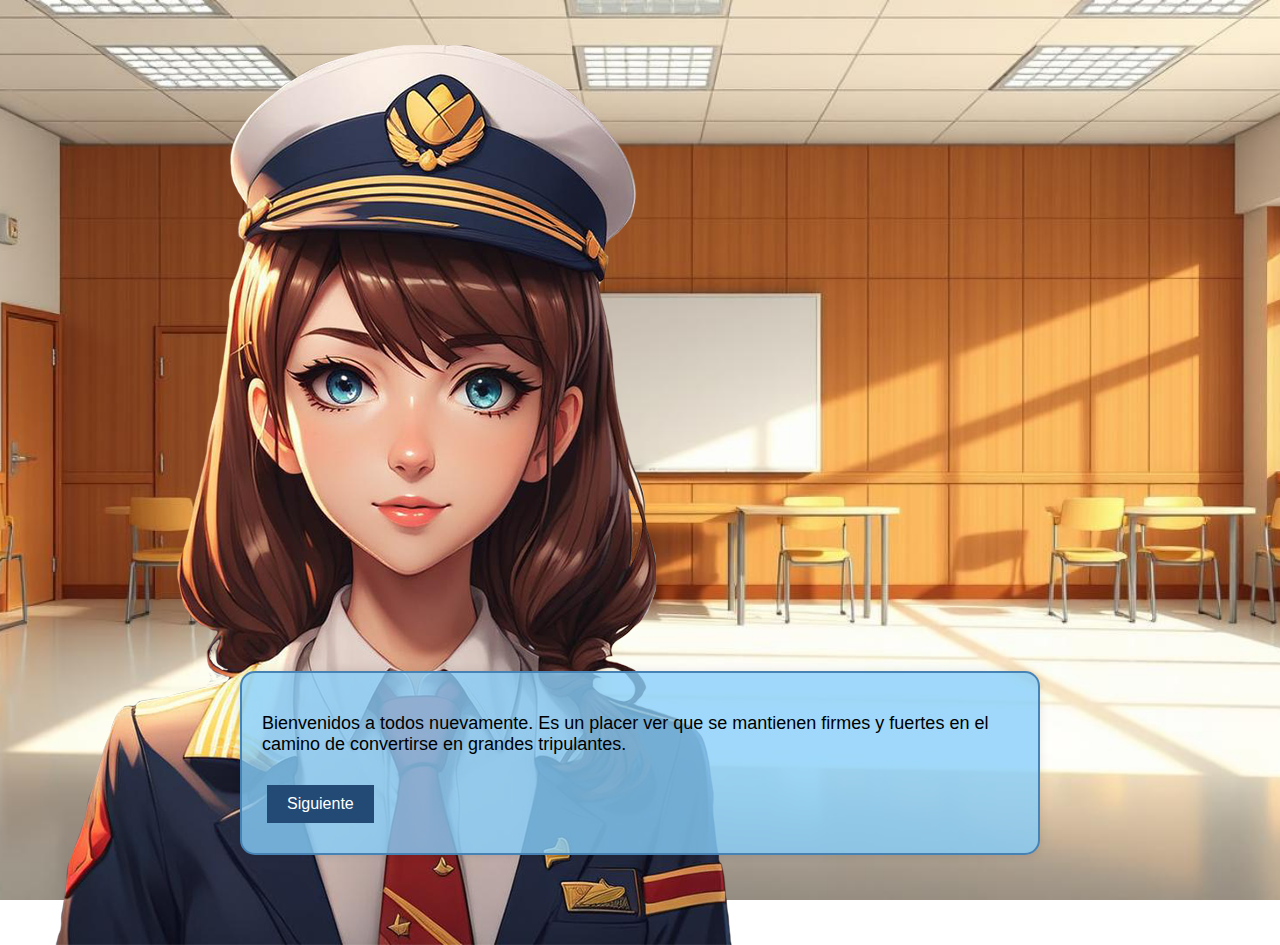
<file: primera.html>
<!DOCTYPE html>
<html lang="es">
<head>
    <meta charset="UTF-8">
    <meta name="viewport" content="width=device-width, initial-scale=1.0">
    <title>Entrenamiento de Azafatas</title>
    <link rel="stylesheet" href="styles.css">
</head>
<body>
      <!-- Imagen centrada al medio del sitio -->
      <img src="crew1.png" alt="Imagen Central" class="central-image">

      <div id="novela-grafica">
        <!-- Página 1: Introducción -->
        <div class="pagina" id="pagina-1">
            <!-- <img src="introduccion.jpg" alt="Introducción"> -->
            <p>Bienvenidos a todos nuevamente. Es un placer ver que se mantienen firmes y fuertes en el camino de convertirse en grandes tripulantes.</p>
            <button class="next-button" onclick="cambiarPagina(2)">Siguiente</button>
        </div>

        <!-- Página 2: Seguridad y Procedimientos de Emergencia -->
        <div class="pagina" id="pagina-2" style="display: none;">
            <!-- <img src="seguridad.jpg" alt="Seguridad y Procedimientos de Emergencia"> -->
            <p>Espero que vayan sintiendo esta sala poco a poco como su propio hogar. Porque cuando menos lo esperen, lo será.</p>
            <button class="prev-button" onclick="cambiarPagina(1)">Anterior</button>
            <button class="next-button" onclick="cambiarPagina(3)">Siguiente</button>
        </div>

        <!-- Página 3: Primeros Auxilios -->
        <div class="pagina" id="pagina-3" style="display: none;">
            <!-- <img src="primeros_auxilios.jpg" alt="Primeros Auxilios"> -->
            <p>Sin mas dilación, el día de hoy hablaremos sobre los procedimientos de rutina, obligaciones y responsabilidades.</p>
            <button class="prev-button" onclick="cambiarPagina(2)">Anterior</button>
            <button class="next-button" onclick="cambiarPagina(4)">Siguiente</button>
        </div>

            <!-- Página 3: Primeros Auxilios -->
        <div class="pagina" id="pagina-4" style="display: none;">
                <!-- <img src="primeros_auxilios.jpg" alt="Primeros Auxilios"> -->
            <p>Empecemos.</p>
            <button class="prev-button" onclick="cambiarPagina(3)">Anterior</button>
            <button class="next-button" onclick="cambiarPagina(5)">Siguiente</button>
        </div>

         <!-- Página 5: Primeros Auxilios -->
         <div class="pagina" id="pagina-5" style="display: none;">
            <!-- <img src="primeros_auxilios.jpg" alt="Primeros Auxilios"> -->
        <button class="prev-button" onclick="cambiarPagina(4)">Anterior</button>
        <button class="next-button" onclick="cambiarPagina(6)">Siguiente</button>
    </div>

         <!-- Página 6: Primeros Auxilios -->
    <div class="pagina" id="pagina-6" style="display: none;">
            <!-- <img src="primeros_auxilios.jpg" alt="Primeros Auxilios"> -->
        <button class="prev-button" onclick="cambiarPagina(5)">Anterior</button>
        <button class="next-button" onclick="cambiarPagina(7)">Siguiente</button>
    </div>

      <!-- Página 7: Primeros Auxilios -->
    <div class="pagina" id="pagina-7" style="display: none;">
        <!-- <img src="primeros_auxilios.jpg" alt="Primeros Auxilios"> -->
        <button class="prev-button" onclick="cambiarPagina(6)">Anterior</button>
        <button class="next-button" onclick="cambiarPagina(8)">Siguiente</button>
    </div>

        <!-- Página 8: Primeros Auxilios -->
    <div class="pagina" id="pagina-8" style="display: none;">
        <!-- <img src="primeros_auxilios.jpg" alt="Primeros Auxilios"> -->
        <button class="prev-button" onclick="cambiarPagina(7)">Anterior</button>
        <button class="next-button" onclick="cambiarPagina(9)">Siguiente</button>
    </div>

        <!-- Página 8: Primeros Auxilios -->
    <div class="pagina" id="pagina-9" style="display: none;">
            <!-- <img src="primeros_auxilios.jpg" alt="Primeros Auxilios"> -->
        <button class="prev-button" onclick="cambiarPagina(8)">Anterior</button>
        <button class="next-button" onclick="cambiarPagina(10)">Siguiente</button>
    </div>

               <!-- Página 8: Primeros Auxilios -->
    <div class="pagina" id="pagina-10" style="display: none;">
                <!-- <img src="primeros_auxilios.jpg" alt="Primeros Auxilios"> -->
        <button class="prev-button" onclick="cambiarPagina(9)">Anterior</button>
        <button class="next-button" onclick="cambiarPagina(11)">Siguiente</button>
    </div>

          <!-- Página 8: Primeros Auxilios -->
    <div class="pagina" id="pagina-11" style="display: none;">
            <!-- <img src="primeros_auxilios.jpg" alt="Primeros Auxilios"> -->
        <button class="prev-button" onclick="cambiarPagina(10)">Anterior</button>
        <button class="next-button" onclick="cambiarPagina(12)">Siguiente</button>
    </div>

              <!-- Página 8: Primeros Auxilios -->
    <div class="pagina" id="pagina-12" style="display: none;">
                <!-- <img src="primeros_auxilios.jpg" alt="Primeros Auxilios"> -->
        <button class="prev-button" onclick="cambiarPagina(11)">Anterior</button>
        <button class="next-button" onclick="cambiarPagina(13)">Siguiente</button>
    </div>

             <!-- Página 8: Primeros Auxilios -->
    <div class="pagina" id="pagina-13" style="display: none;">
                <!-- <img src="primeros_auxilios.jpg" alt="Primeros Auxilios"> -->
        <button class="prev-button" onclick="cambiarPagina(12)">Anterior</button>
        <button class="next-button" onclick="cambiarPagina(14)">Siguiente</button>
    </div>

              <!-- Página 8: Primeros Auxilios -->
    <div class="pagina" id="pagina-14" style="display: none;">
                <!-- <img src="primeros_auxilios.jpg" alt="Primeros Auxilios"> -->
        <button class="prev-button" onclick="cambiarPagina(13)">Anterior</button>
        <button class="next-button" onclick="cambiarPagina(15)">Siguiente</button>
    </div>

                  <!-- Página 8: Primeros Auxilios -->
    <div class="pagina" id="pagina-15" style="display: none;">
                    <!-- <img src="primeros_auxilios.jpg" alt="Primeros Auxilios"> -->
        <button class="prev-button" onclick="cambiarPagina(14)">Anterior</button>
        <button class="next-button" onclick="cambiarPagina(16)">Siguiente</button>
    </div>

                   <!-- Página 8: Primeros Auxilios -->
    <div class="pagina" id="pagina-16" style="display: none;">
                    <!-- <img src="primeros_auxilios.jpg" alt="Primeros Auxilios"> -->
        <button class="prev-button" onclick="cambiarPagina(15)">Anterior</button>
        <button class="next-button" onclick="cambiarPagina(17)">Siguiente</button>
    </div>

    <div class="pagina" id="pagina-17" style="display: none;">
        <!-- <img src="primeros_auxilios.jpg" alt="Primeros Auxilios"> -->
        <button class="prev-button" onclick="cambiarPagina(16)">Anterior</button>
        <button class="next-button" onclick="cambiarPagina(18)">Siguiente</button>
    </div>

    <div class="pagina" id="pagina-18" style="display: none;">
        <!-- <img src="primeros_auxilios.jpg" alt="Primeros Auxilios"> -->
        <button class="prev-button" onclick="cambiarPagina(17)">Anterior</button>
        <button class="next-button" onclick="cambiarPagina(19)">Siguiente</button>
    </div>

    <div class="pagina" id="pagina-19" style="display: none;">
        <!-- <img src="primeros_auxilios.jpg" alt="Primeros Auxilios"> -->
        <button class="prev-button" onclick="cambiarPagina(18)">Anterior</button>
        <button class="next-button" onclick="cambiarPagina(20)">Siguiente</button>
    </div>

    <div class="pagina" id="pagina-20" style="display: none;">
        <!-- <img src="primeros_auxilios.jpg" alt="Primeros Auxilios"> -->
        <button class="prev-button" onclick="cambiarPagina(19)">Anterior</button>
        <button class="next-button" onclick="cambiarPagina(21)">Siguiente</button>
    </div>

        <!-- Añadir más páginas según sea necesario -->

    </div>

    <script src="script.js"></script>
</body>
</html>
</file>
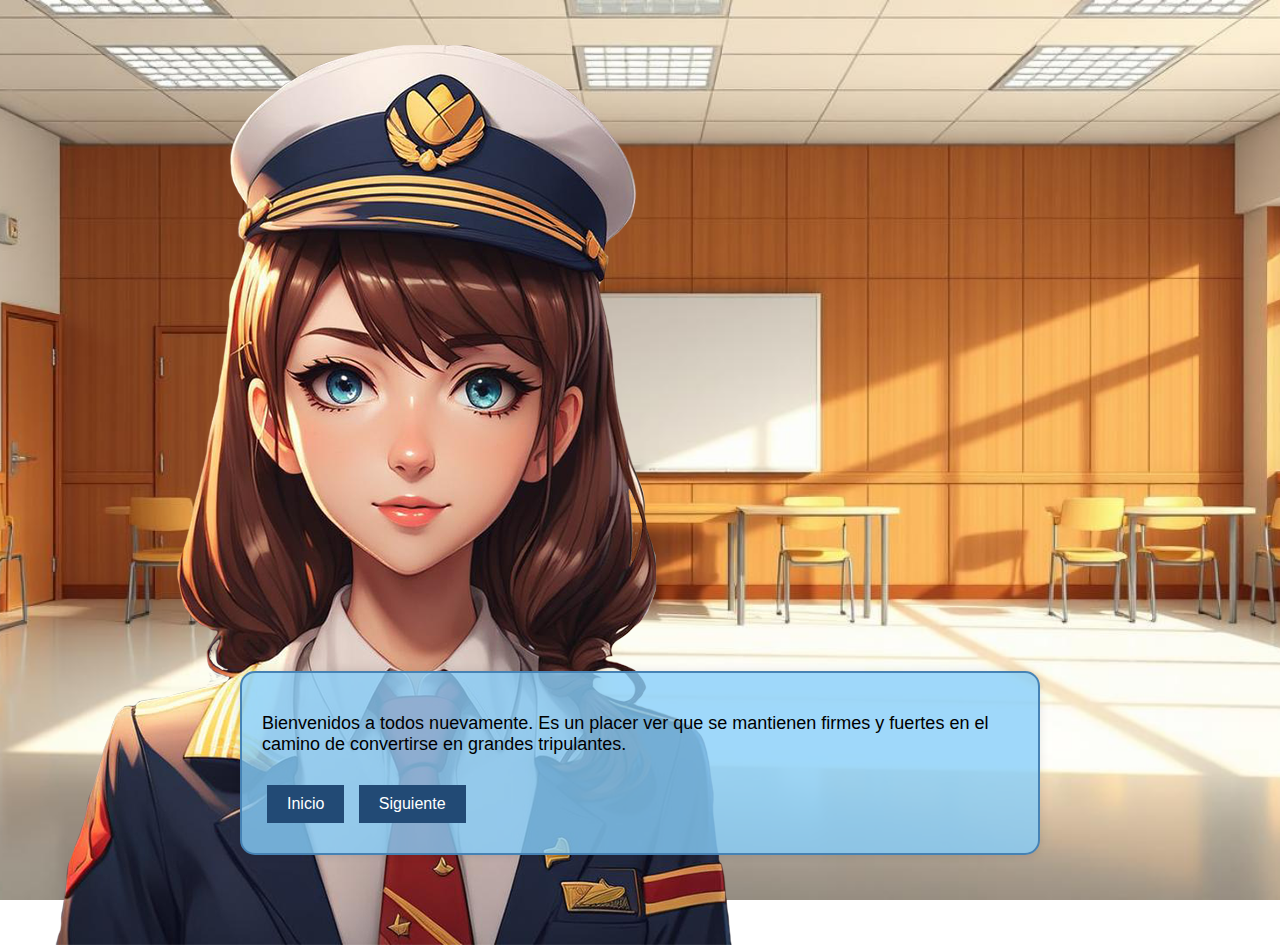
<file: procedimientos-de-rutina.html>
<!DOCTYPE html>
<html lang="es">
<head>
    <meta charset="UTF-8">
    <meta name="viewport" content="width=device-width, initial-scale=1.0">
    <title>Entrenamiento de Azafatas</title>
    <link rel="stylesheet" href="styles.css">
</head>
<body>
      <!-- Imagen centrada al medio del sitio -->
      <img src="crew1.png" alt="Imagen Central" class="central-image">

    <div id="novela-grafica">
        <!-- Página 1: Introducción -->
        <div class="pagina" id="pagina-1">
            <!-- <img src="introduccion.jpg" alt="Introducción"> -->
            <p>Bienvenidos a todos nuevamente. Es un placer ver que se mantienen firmes y fuertes en el camino de convertirse en grandes tripulantes.</p>
            <a href="programa.html"> <button class="next-button">Inicio</button></a>
            <button class="next-button" onclick="cambiarPagina(2)">Siguiente</button>
        </div>

        <!-- Página 2: Seguridad y Procedimientos de Emergencia -->
        <div class="pagina" id="pagina-2" style="display: none;">
            <!-- <img src="seguridad.jpg" alt="Seguridad y Procedimientos de Emergencia"> -->
            <p>Espero que vayan sintiendo esta sala poco a poco como su propio hogar. Porque cuando menos lo esperen, lo será.</p>
            <a href="programa.html"> <button class="next-button">Inicio</button></a>
            <button class="prev-button" onclick="cambiarPagina(1)">Anterior</button>
            <button class="next-button" onclick="cambiarPagina(3)">Siguiente</button>
        </div>

        <!-- Página 3: Primeros Auxilios -->
        <div class="pagina" id="pagina-3" style="display: none;">
            <!-- <img src="primeros_auxilios.jpg" alt="Primeros Auxilios"> -->
            <p>Sin mas dilación, el día de hoy hablaremos sobre los procedimientos de rutina, obligaciones y responsabilidades.</p>
            <a href="programa.html"> <button class="next-button">Inicio</button></a>
            <button class="prev-button" onclick="cambiarPagina(2)">Anterior</button>
            <button class="next-button" onclick="cambiarPagina(4)">Siguiente</button>
        </div>

            <!-- Página 3: Primeros Auxilios -->
        <div class="pagina" id="pagina-4" style="display: none;">
                <!-- <img src="primeros_auxilios.jpg" alt="Primeros Auxilios"> -->
            <p>Empecemos.</p>
            <a href="programa.html"> <button class="next-button">Inicio</button></a>
            <button class="prev-button" onclick="cambiarPagina(3)">Anterior</button>
            <button class="next-button" onclick="cambiarPagina(5)">Siguiente</button>
        </div>

         <!-- Página 5: Primeros Auxilios -->
         <div class="pagina" id="pagina-5" style="display: none;">
            <!-- <img src="primeros_auxilios.jpg" alt="Primeros Auxilios"> -->
            <p>Los Tripulantes de Cabina de Pasajeros (TCPs) tienen un papel crucial en la operación segura y eficiente de un vuelo. Sus procedimientos de rutina, obligaciones y responsabilidades están diseñados para garantizar la seguridad, comodidad y bienestar de los pasajeros, así como para colaborar con la tripulación técnica en la gestión de emergencias.</p>
            <a href="programa.html"> <button class="next-button">Inicio</button></a>
            <button class="prev-button" onclick="cambiarPagina(4)">Anterior</button>
            <button class="next-button" onclick="cambiarPagina(6)">Siguiente</button>
        </div>

         <!-- Página 6: Primeros Auxilios -->
    <div class="pagina" id="pagina-6" style="display: none;">
            <!-- <img src="primeros_auxilios.jpg" alt="Primeros Auxilios"> -->
        <p>Los TCPs se reúnen con el resto de la tripulación antes de cada vuelo para recibir un informe sobre las condiciones del vuelo, el número de pasajeros, información específica sobre pasajeros con necesidades especiales, y repasar procedimientos de emergencia. A este procedimiento le llamamos briefing, y se realiza siempre previo al vuelo en cuestión.</p>
        <a href="programa.html"> <button class="next-button">Inicio</button></a>
        <button class="prev-button" onclick="cambiarPagina(5)">Anterior</button>
        <button class="next-button" onclick="cambiarPagina(7)">Siguiente</button>
    </div>

      <!-- Página 7: Primeros Auxilios -->
    <div class="pagina" id="pagina-7" style="display: none;">
        <!-- <img src="primeros_auxilios.jpg" alt="Primeros Auxilios"> -->
         <p>Enseguida después del briefing, los TCPs inspeccionan el equipo de emergencia a bordo, como chalecos salvavidas, extintores, botiquines de primeros auxilios, y las salidas de emergencia para asegurarse de que todo esté en su lugar y en buen estado.</p>
         <a href="programa.html"> <button class="next-button">Inicio</button></a>
        <button class="prev-button" onclick="cambiarPagina(6)">Anterior</button>
        <button class="next-button" onclick="cambiarPagina(8)">Siguiente</button>
    </div>

        <!-- Página 8: Primeros Auxilios -->
    <div class="pagina" id="pagina-8" style="display: none;">
        <!-- <img src="primeros_auxilios.jpg" alt="Primeros Auxilios"> -->
         <p>Una vez realizada la inspección, se hace la preparación de cabina. Se verifica que los compartimentos de equipaje estén cerrados, que los asientos estén en posición vertical, y que los cinturones de seguridad estén visibles y accesibles. También se asegura que los baños estén en condiciones óptimas. Nos certificamos de que todo esté listo para la recepción de los pasajeros.</p>
         <a href="programa.html"> <button class="next-button">Inicio</button></a>
        <button class="prev-button" onclick="cambiarPagina(7)">Anterior</button>
        <button class="next-button" onclick="cambiarPagina(9)">Siguiente</button>
    </div>

        <!-- Página 8: Primeros Auxilios -->
    <div class="pagina" id="pagina-9" style="display: none;">
            <!-- <img src="primeros_auxilios.jpg" alt="Primeros Auxilios"> -->
        <p>Cuando todo esté listo y chequeado, los TCPs dan la bienvenida a los pasajeros a bordo, los ayudan a encontrar sus asientos y aseguran que coloquen su equipaje de manera adecuada.</p>
        <a href="programa.html"> <button class="next-button">Inicio</button></a>
        <button class="prev-button" onclick="cambiarPagina(8)">Anterior</button>
        <button class="next-button" onclick="cambiarPagina(10)">Siguiente</button>
    </div>

               <!-- Página 8: Primeros Auxilios -->
    <div class="pagina" id="pagina-10" style="display: none;">
                <!-- <img src="primeros_auxilios.jpg" alt="Primeros Auxilios"> -->
        <p>Proporcionan asistencia a pasajeros con discapacidades, personas mayores, y familias con niños pequeños, ayudándolos a acomodarse y a entender las instrucciones de seguridad.</p>
        <a href="programa.html"> <button class="next-button">Inicio</button></a>
        <button class="prev-button" onclick="cambiarPagina(9)">Anterior</button>
        <button class="next-button" onclick="cambiarPagina(11)">Siguiente</button>
    </div>

          <!-- Página 8: Primeros Auxilios -->
    <div class="pagina" id="pagina-11" style="display: none;">
            <!-- <img src="primeros_auxilios.jpg" alt="Primeros Auxilios"> -->
        <p>Se supervisa el cumplimiento. Aseguran que los pasajeros sigan las normativas de seguridad, como el uso del cinturón de seguridad, la colocación de dispositivos electrónicos en modo avión, y la ubicación correcta de los equipajes.</p>
        <a href="programa.html"> <button class="next-button">Inicio</button></a>
        <button class="prev-button" onclick="cambiarPagina(10)">Anterior</button>
        <button class="next-button" onclick="cambiarPagina(12)">Siguiente</button>
    </div>

              <!-- Página 8: Primeros Auxilios -->
    <div class="pagina" id="pagina-12" style="display: none;">
                <!-- <img src="primeros_auxilios.jpg" alt="Primeros Auxilios"> -->
        <p>Dadas las condiciones óptimas, se puede despegar. Pero nunca antes del briefing, inspección de seguridad, preparación de cabina, recepción de pasajeros, asistenica especial y supervisión de cumplimiento.</p>
        <a href="programa.html"> <button class="next-button">Inicio</button></a>
        <button class="prev-button" onclick="cambiarPagina(11)">Anterior</button>
        <button class="next-button" onclick="cambiarPagina(13)">Siguiente</button>
    </div>

             <!-- Página 8: Primeros Auxilios -->
    <div class="pagina" id="pagina-13" style="display: none;">
                <!-- <img src="primeros_auxilios.jpg" alt="Primeros Auxilios"> -->
        <p>Una vez en el aire, se hace la demostración de seguridad. Los TCPs realizan o supervisan la demostración de seguridad al inicio del vuelo, donde se explica a los pasajeros cómo utilizar los cinturones de seguridad, máscaras de oxígeno, chalecos salvavidas y las salidas de emergencia.</p>
        <a href="programa.html"> <button class="next-button">Inicio</button></a>
        <button class="prev-button" onclick="cambiarPagina(12)">Anterior</button>
        <button class="next-button" onclick="cambiarPagina(14)">Siguiente</button>
    </div>

              <!-- Página 8: Primeros Auxilios -->
    <div class="pagina" id="pagina-14" style="display: none;">
                <!-- <img src="primeros_auxilios.jpg" alt="Primeros Auxilios"> -->
        <p>De estar contemplado, se da el servicio a bordo. Los TCPs encargan de servir alimentos y bebidas a los pasajeros, y de atender solicitudes, garantizando un servicio de alta calidad. Siempre y cuando el servicio esté incluido, y las condiciones climáticas lo habiliten. No se da el servicio a bordo en condiciones adversas, como por ejemplo, turbulencias.</p>
        <a href="programa.html"> <button class="next-button">Inicio</button></a>
        <button class="prev-button" onclick="cambiarPagina(13)">Anterior</button>
        <button class="next-button" onclick="cambiarPagina(15)">Siguiente</button>
    </div>

                  <!-- Página 8: Primeros Auxilios -->
    <div class="pagina" id="pagina-15" style="display: none;">
                    <!-- <img src="primeros_auxilios.jpg" alt="Primeros Auxilios"> -->
        <p> Los TCPs realizan recorridos regulares por la cabina para verificar el bienestar de los pasajeros, responder preguntas, y asegurarse de que no haya situaciones inusuales o peligrosas.</p>
        <a href="programa.html"> <button class="next-button">Inicio</button></a>
        <button class="prev-button" onclick="cambiarPagina(14)">Anterior</button>
        <button class="next-button" onclick="cambiarPagina(16)">Siguiente</button>
    </div>

                   <!-- Página 8: Primeros Auxilios -->
    <div class="pagina" id="pagina-16" style="display: none;">
                    <!-- <img src="primeros_auxilios.jpg" alt="Primeros Auxilios"> -->
        <p>En caso de turbulencia, despresurización, incendio, o cualquier otro tipo de emergencia, los TCPs deben seguir procedimientos estrictos para proteger a los pasajeros y mantener la calma en la cabina.</p>
        <a href="programa.html"> <button class="next-button">Inicio</button></a>
        <button class="prev-button" onclick="cambiarPagina(15)">Anterior</button>
        <button class="next-button" onclick="cambiarPagina(17)">Siguiente</button>
    </div>

    <div class="pagina" id="pagina-17" style="display: none;">
        <!-- <img src="primeros_auxilios.jpg" alt="Primeros Auxilios"> -->
         <p>Una vez en tierra, supervisan el desembarque de los pasajeros, asegurándose de que lo hagan de manera ordenada y segura.</p>
         <a href="programa.html"> <button class="next-button">Inicio</button></a>
        <button class="prev-button" onclick="cambiarPagina(16)">Anterior</button>
        <button class="next-button" onclick="cambiarPagina(18)">Siguiente</button>
    </div>

    <div class="pagina" id="pagina-18" style="display: none;">
        <!-- <img src="primeros_auxilios.jpg" alt="Primeros Auxilios"> -->
         <p>Y por último, se hace una revisión final de la cabina. Después de que los pasajeros han desembarcado, los TCPs realizan una inspección final de la cabina para asegurarse de que no haya quedado nada fuera de lugar, y de que no se hayan dejado objetos personales en el avión.</p>
         <a href="programa.html"> <button class="next-button">Inicio</button></a>
        <button class="prev-button" onclick="cambiarPagina(17)">Anterior</button>
        <button class="next-button" onclick="cambiarPagina(19)">Siguiente</button>
    </div>

    
    <div class="pagina" id="pagina-19" style="display: none;">
        <!-- <img src="primeros_auxilios.jpg" alt="Primeros Auxilios"> -->
         <p>Todas estas son nuestras responsabilidades y obligaciones como Tripulates de Cabina de Pasajeros.</p>
         <a href="programa.html"> <button class="next-button">Inicio</button></a>
        <button class="prev-button" onclick="cambiarPagina(18)">Anterior</button>
        <button class="next-button" onclick="cambiarPagina(20)">Siguiente</button>
    </div>

    <div class="pagina" id="pagina-20" style="display: none;">
        <!-- <img src="primeros_auxilios.jpg" alt="Primeros Auxilios"> -->
         <p>La responsabilidad primordial de un TCP es la seguridad de los pasajeros. Esto incluye asegurarse de que todos cumplan con las normativas de seguridad y estar preparados para actuar en caso de una emergencia.</p>
         <a href="programa.html"> <button class="next-button">Inicio</button></a>
        <button class="prev-button" onclick="cambiarPagina(19)">Anterior</button>
        <button class="next-button" onclick="cambiarPagina(21)">Siguiente</button>
    </div>

    <div class="pagina" id="pagina-21" style="display: none;">
        <!-- <img src="primeros_auxilios.jpg" alt="Primeros Auxilios"> -->
         <p>Los TCPs son responsables de conocer y poder ejecutar los procedimientos de evacuación y uso del equipo de emergencia.</p>
         <a href="programa.html"> <button class="next-button">Inicio</button></a>
        <button class="prev-button" onclick="cambiarPagina(20)">Anterior</button>
        <button class="next-button" onclick="cambiarPagina(22)">Siguiente</button>
    </div>

            <!-- Página 8: Primeros Auxilios -->
    <div class="pagina" id="pagina-22" style="display: none;">
        <!-- <img src="primeros_auxilios.jpg" alt="Primeros Auxilios"> -->
        <p>Los TCPs están capacitados para proporcionar primeros auxilios y asistir en emergencias médicas, utilizando el equipo disponible a bordo como botiquines de primeros auxilios y desfibriladores automáticos externos (DEA).</p>
        <a href="programa.html"> <button class="next-button">Inicio</button></a>
        <button class="prev-button" onclick="cambiarPagina(21)">Anterior</button>
        <button class="next-button" onclick="cambiarPagina(23)">Siguiente</button>
    </div>

        <!-- Página 8: Primeros Auxilios -->
    <div class="pagina" id="pagina-23" style="display: none;">
            <!-- <img src="primeros_auxilios.jpg" alt="Primeros Auxilios"> -->
        <p>Deben saber cómo coordinarse con profesionales médicos en tierra en caso de una emergencia grave a bordo.</p>
        <a href="programa.html"> <button class="next-button">Inicio</button></a>
        <button class="prev-button" onclick="cambiarPagina(24)">Anterior</button>
        <button class="next-button" onclick="cambiarPagina(25)">Siguiente</button>
    </div>

               <!-- Página 8: Primeros Auxilios -->
    <div class="pagina" id="pagina-24" style="display: none;">
                <!-- <img src="primeros_auxilios.jpg" alt="Primeros Auxilios"> -->
        <p>Los TCPs deben manejar situaciones de pasajeros conflictivos o disruptivos, asegurando que su comportamiento no ponga en peligro la seguridad del vuelo ni la comodidad de los demás pasajeros.</p>
        <a href="programa.html"> <button class="next-button">Inicio</button></a>
        <button class="prev-button" onclick="cambiarPagina(23)">Anterior</button>
        <button class="next-button" onclick="cambiarPagina(25)">Siguiente</button>
    </div>

          <!-- Página 8: Primeros Auxilios -->
    <div class="pagina" id="pagina-25" style="display: none;">
            <!-- <img src="primeros_auxilios.jpg" alt="Primeros Auxilios"> -->
        <p>En casos extremos, los TCPs tienen la autoridad para informar al comandante y solicitar medidas disciplinarias, como la restricción de un pasajero a bordo.</p>
        <a href="programa.html"> <button class="next-button">Inicio</button></a>
        <button class="prev-button" onclick="cambiarPagina(24)">Anterior</button>
        <button class="next-button" onclick="cambiarPagina(26)">Siguiente</button>
    </div>

              <!-- Página 8: Primeros Auxilios -->
    <div class="pagina" id="pagina-26" style="display: none;">
                <!-- <img src="primeros_auxilios.jpg" alt="Primeros Auxilios"> -->
        <p>Entre su larga lista de tareas, están obligados a cumplir y hacer cumplir todas las regulaciones de aviación aplicables, tanto nacionales como internacionales.</p>
        <a href="programa.html"> <button class="next-button">Inicio</button></a>
        <button class="prev-button" onclick="cambiarPagina(25)">Anterior</button>
        <button class="next-button" onclick="cambiarPagina(27)">Siguiente</button>
    </div>

             <!-- Página 8: Primeros Auxilios -->
    <div class="pagina" id="pagina-27" style="display: none;">
                <!-- <img src="primeros_auxilios.jpg" alt="Primeros Auxilios"> -->
        <p>Deben seguir estrictamente los procedimientos establecidos por la aerolínea y las autoridades de aviación para cada etapa del vuelo.</p>
        <a href="programa.html"> <button class="next-button">Inicio</button></a>
        <button class="prev-button" onclick="cambiarPagina(26)">Anterior</button>
        <button class="next-button" onclick="cambiarPagina(28)">Siguiente</button>
    </div>

              <!-- Página 8: Primeros Auxilios -->
    <div class="pagina" id="pagina-28" style="display: none;">
                <!-- <img src="primeros_auxilios.jpg" alt="Primeros Auxilios"> -->
        <p>Los TCPs mantienen una comunicación constante con la cabina de mando, informando al comandante de cualquier irregularidad, emergencia o situación especial que ocurra en la cabina de pasajeros.</p>
        <a href="programa.html"> <button class="next-button">Inicio</button></a>
        <button class="prev-button" onclick="cambiarPagina(27)">Anterior</button>
        <button class="next-button" onclick="cambiarPagina(29)">Siguiente</button>
    </div>

                  <!-- Página 8: Primeros Auxilios -->
    <div class="pagina" id="pagina-29" style="display: none;">
                    <!-- <img src="primeros_auxilios.jpg" alt="Primeros Auxilios"> -->
        <p>Deben estar preparados para asistir a la tripulación técnica en situaciones críticas, como aterrizajes de emergencia.</p>
        <a href="programa.html"> <button class="next-button">Inicio</button></a>
        <button class="prev-button" onclick="cambiarPagina(28)">Anterior</button>
        <button class="next-button" onclick="cambiarPagina(30)">Siguiente</button>
    </div>

                   <!-- Página 8: Primeros Auxilios -->
    <div class="pagina" id="pagina-30" style="display: none;">
                    <!-- <img src="primeros_auxilios.jpg" alt="Primeros Auxilios"> -->
        <p>Además, tienen otras responsabilidades adicionales.</p>
        <a href="programa.html"> <button class="next-button">Inicio</button></a>
        <button class="prev-button" onclick="cambiarPagina(29)">Anterior</button>
        <button class="next-button" onclick="cambiarPagina(31)">Siguiente</button>
    </div>

    <div class="pagina" id="pagina-31" style="display: none;">
        <!-- <img src="primeros_auxilios.jpg" alt="Primeros Auxilios"> -->
         <p>Los TCPs deben mantener la confidencialidad sobre la información del vuelo y de los pasajeros, y actuar siempre con profesionalismo.</p>
         <a href="programa.html"> <button class="next-button">Inicio</button></a>
        <button class="prev-button" onclick="cambiarPagina(30)">Anterior</button>
        <button class="next-button" onclick="cambiarPagina(32)">Siguiente</button>
    </div>

    <div class="pagina" id="pagina-32" style="display: none;">
        <!-- <img src="primeros_auxilios.jpg" alt="Primeros Auxilios"> -->
         <p>Están obligados a participar en programas de formación continua para mantenerse actualizados en las normativas y procedimientos de seguridad, así como en nuevas técnicas de atención al cliente.</p>
         <a href="programa.html"> <button class="next-button">Inicio</button></a>
        <button class="prev-button" onclick="cambiarPagina(31)">Anterior</button>
        <button class="next-button" onclick="cambiarPagina(33)">Siguiente</button>
    </div>

    <div class="pagina" id="pagina-33" style="display: none;">
        <!-- <img src="primeros_auxilios.jpg" alt="Primeros Auxilios"> -->
         <p>Dado que su trabajo puede ser físicamente exigente y estresante, los TCPs deben mantener un buen estado de salud física y mental, cumpliendo con los requisitos médicos establecidos por las autoridades.</p>
         <a href="programa.html"> <button class="next-button">Inicio</button></a>
        <button class="prev-button" onclick="cambiarPagina(32)">Anterior</button>
        <button class="next-button" onclick="cambiarPagina(34)">Siguiente</button>
    </div>

    <div class="pagina" id="pagina-34" style="display: none;">
        <!-- <img src="primeros_auxilios.jpg" alt="Primeros Auxilios"> -->
         <p>Estas obligaciones y responsabilidades hacen que los TCPs sean una parte esencial en la operación segura y efectiva de cualquier vuelo, más allá del aspecto de servicio al cliente que es más visible para los pasajeros.</p>
         <a href="programa.html"> <button class="next-button">Inicio</button></a>
        <button class="prev-button" onclick="cambiarPagina(33)">Anterior</button>
        <button class="next-button" onclick="cambiarPagina(35)">Siguiente</button>
    </div>

        <!-- Página 8: Primeros Auxilios -->
    <div class="pagina" id="pagina-35" style="display: none;">
            <!-- <img src="primeros_auxilios.jpg" alt="Primeros Auxilios"> -->
             <p>Como habrán notado a estas alturas, ser Tripulante de Cabina de Pasajeros mas que un trabajo, es un estilo de vida.</p>
             <a href="programa.html"> <button class="next-button">Inicio</button></a>
        <button class="prev-button" onclick="cambiarPagina(34)">Anterior</button>
        <button class="next-button" onclick="cambiarPagina(36)">Siguiente</button>
    </div>
    
        <!-- Página 8: Primeros Auxilios -->
    <div class="pagina" id="pagina-36" style="display: none;">
                <!-- <img src="primeros_auxilios.jpg" alt="Primeros Auxilios"> -->
        <p>Será transversal a cada aspecto de su rutina, desde la alimentación, el sueño, su salud mental, hasta su forma de comunicarse, observar el mundo y otras personas.</p>
        <a href="programa.html"> <button class="next-button">Inicio</button></a>
        <button class="prev-button" onclick="cambiarPagina(35)">Anterior</button>
         <button class="next-button" onclick="cambiarPagina(37)">Siguiente</button>
    </div>
    
                <!-- Página 8: Primeros Auxilios -->
    <div class="pagina" id="pagina-37" style="display: none;">
                    <!-- <img src="primeros_auxilios.jpg" alt="Primeros Auxilios"> -->
        <p>Además, afectará a sus calendarios y por consiguiente, sus encuentros con familias y amigos.</p>
        <a href="programa.html"> <button class="next-button">Inicio</button></a>
        <button class="prev-button" onclick="cambiarPagina(36)">Anterior</button>
         <button class="next-button" onclick="cambiarPagina(38)">Siguiente</button>
    </div>
    
              <!-- Página 8: Primeros Auxilios -->
    <div class="pagina" id="pagina-38" style="display: none;">
                <!-- <img src="primeros_auxilios.jpg" alt="Primeros Auxilios"> -->
        <p>El equipo de tripulación, también llamado Cabin Crew, será como su familia.</p>
        <a href="programa.html"> <button class="next-button">Inicio</button></a>
        <button class="prev-button" onclick="cambiarPagina(37)">Anterior</button>
        <button class="next-button" onclick="cambiarPagina(39)">Siguiente</button>
    </div>
    
                  <!-- Página 8: Primeros Auxilios -->
    <div class="pagina" id="pagina-39" style="display: none;">
                    <!-- <img src="primeros_auxilios.jpg" alt="Primeros Auxilios"> -->
        <p>Los unos a los otros serán el único apoyo fraternal que tendrán a 40.000 pies de altura.</p>
        <a href="programa.html"> <button class="next-button">Inicio</button></a>
        <button class="prev-button" onclick="cambiarPagina(38)">Anterior</button>
        <button class="next-button" onclick="cambiarPagina(40)">Siguiente</button>
    </div>
    
                 <!-- Página 8: Primeros Auxilios -->
    <div class="pagina" id="pagina-40" style="display: none;">
                    <!-- <img src="primeros_auxilios.jpg" alt="Primeros Auxilios"> -->
        <p>Pues bien. Como hemos visto hoy, no es todo pasta y pollo, o viajes gratis.</p>
        <a href="programa.html"> <button class="next-button">Inicio</button></a>
        <button class="prev-button" onclick="cambiarPagina(39)">Anterior</button>
        <button class="next-button" onclick="cambiarPagina(41)">Siguiente</button>
    </div>
    
                  <!-- Página 8: Primeros Auxilios -->
    <div class="pagina" id="pagina-41" style="display: none;">
                    <!-- <img src="primeros_auxilios.jpg" alt="Primeros Auxilios"> -->
        <p>Ser un gran Tripulante de Cabina conlleva a una gran responsabilidad.</p>
        <a href="programa.html"> <button class="next-button">Inicio</button></a>
        <button class="prev-button" onclick="cambiarPagina(40)">Anterior</button>
        <button class="next-button" onclick="cambiarPagina(42)">Siguiente</button>
    </div>
    
    <div class="pagina" id="pagina-42" style="display: none;">
        <!-- <img src="primeros_auxilios.jpg" alt="Primeros Auxilios"> -->
         <p>Hagamos una pausa de unos minutos, para volver a la prueba de hoy. No piensen que se han salvado todavia, jaja.</p>
<a href="programa.html"> <button class="next-button">Inicio</button></a>
</div>

        <!-- Añadir más páginas según sea necesario -->

    </div>

    <script src="script.js"></script>
</body>
</html>
</file>
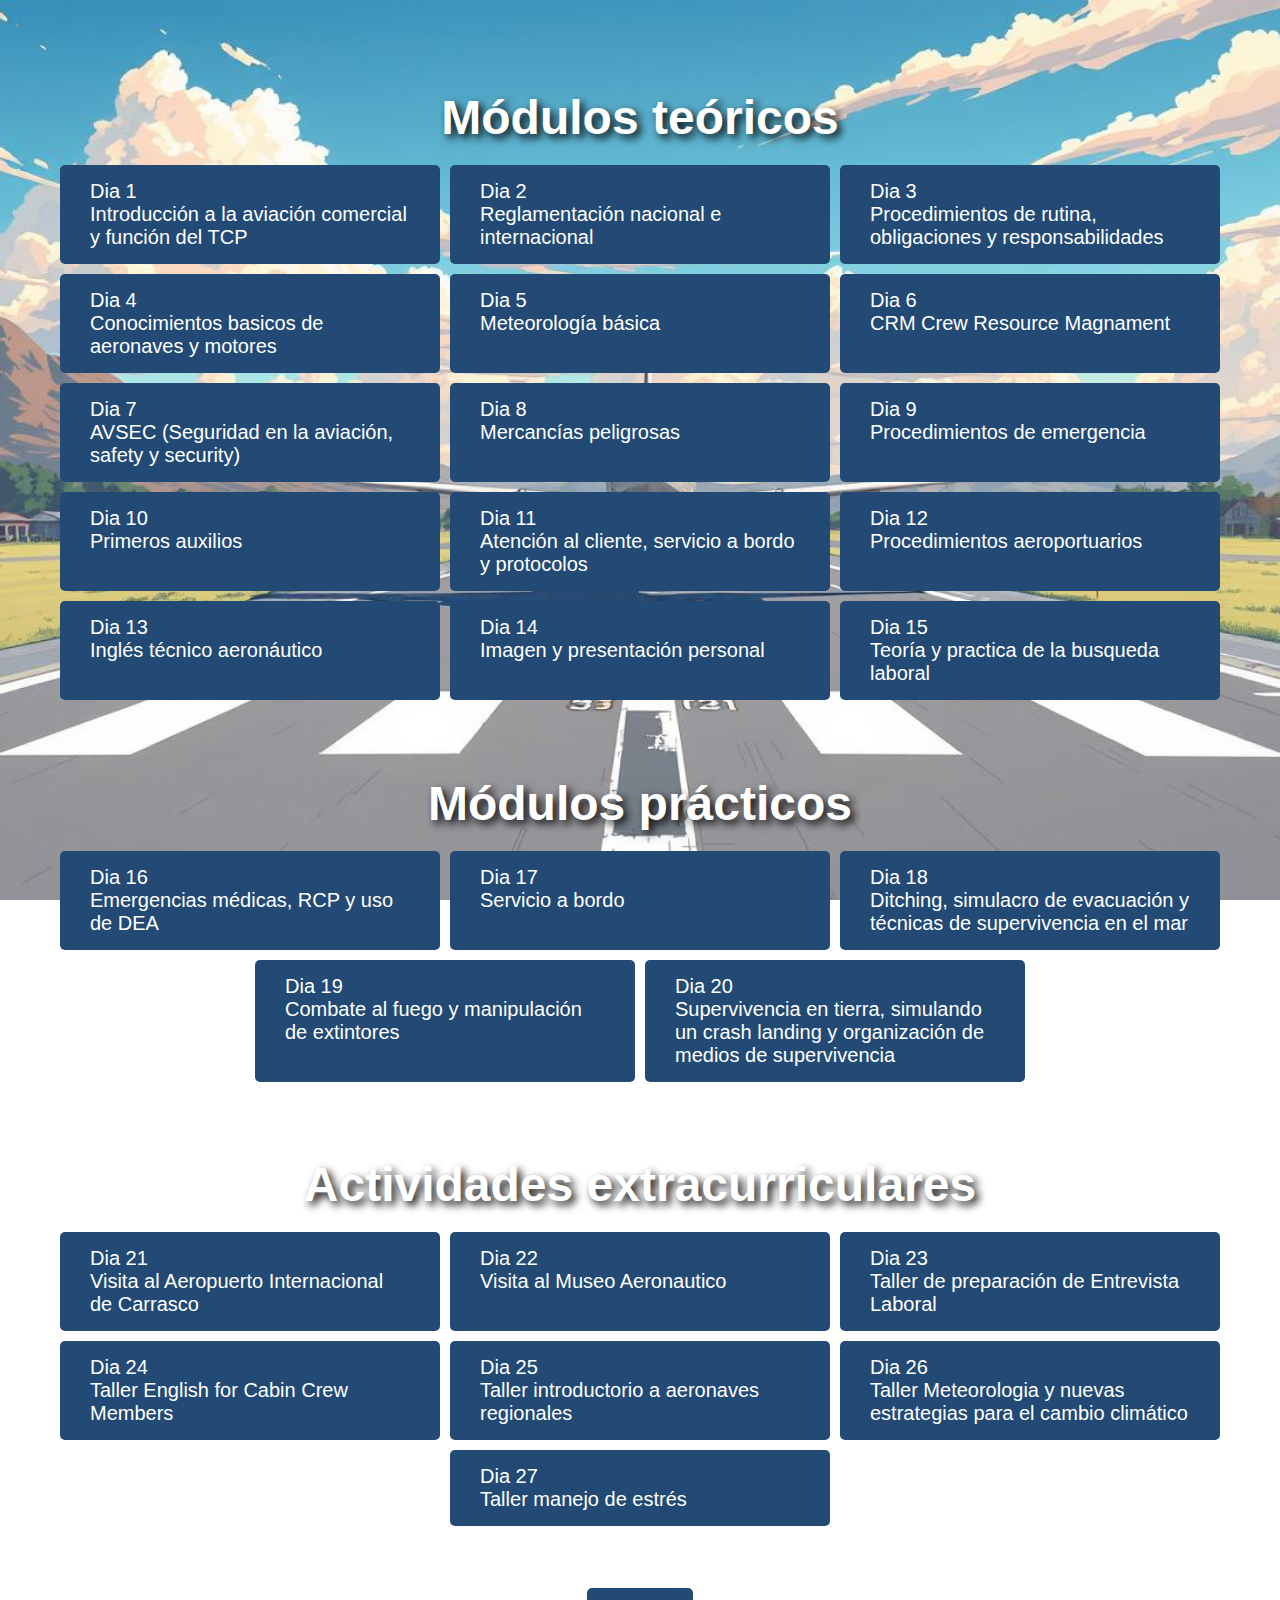
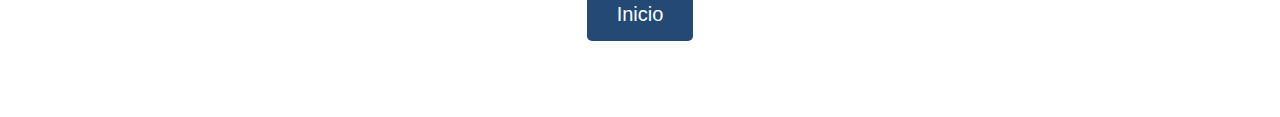
<file: programa.html>
<!DOCTYPE html>
<html lang="es">
<head>
    <meta charset="UTF-8">
    <meta name="viewport" content="width=device-width, initial-scale=1.0">
    <title>Programa</title>
    <link rel="stylesheet" href="programa.css">
</head>
<body>
    <h2>Módulos teóricos</h2>
    <div class="button-grid">
        <!-- Aquí creamos los 15 botones -->
        <a href="introduccion.html" class="button">Dia 1 <br>Introducción a la aviación comercial y función del TCP</a>
        <a href="reglamentacion.html" class="button">Dia 2 <br>Reglamentación nacional e internacional</a>
        <a href="procedimientos-de-rutina.html" class="button">Dia 3 <br>Procedimientos de rutina, obligaciones y responsabilidades</a>
        <a href="aeronaves-y-motores.html" class="button">Dia 4 <br>Conocimientos basicos de aeronaves y motores</a>
        <a href="#" class="button">Dia 5 <br>Meteorología básica</a>
        <a href="#" class="button">Dia 6 <br>CRM Crew Resource Magnament</a>
        <a href="#" class="button">Dia 7 <br>AVSEC (Seguridad en la aviación, safety y security)</a>
        <a href="#" class="button">Dia 8 <br>Mercancías peligrosas</a>
        <a href="#" class="button">Dia 9 <br>Procedimientos de emergencia</a>
        <a href="#" class="button">Dia 10 <br>Primeros auxilios</a>
        <a href="#" class="button">Dia 11 <br>Atención al cliente, servicio a bordo y protocolos</a>
        <a href="#" class="button">Dia 12 <br>Procedimientos aeroportuarios</a>
        <a href="#" class="button">Dia 13 <br>Inglés técnico aeronáutico</a>
        <a href="#" class="button">Dia 14 <br>Imagen y presentación personal</a>
        <a href="#" class="button">Dia 15 <br>Teoría y practica de la busqueda laboral</a>
    </div>
<br><br>
    <h2>Módulos prácticos</h2>
    <div class="button-grid">
        <!-- Aquí creamos los 5 botones -->
        <a href="#" class="button">Dia 16 <br>Emergencias médicas, RCP y uso de DEA</a>
        <a href="#" class="button">Dia 17 <br>Servicio a bordo</a>
        <a href="#" class="button">Dia 18 <br>Ditching, simulacro de evacuación y técnicas de supervivencia en el mar</a>
        <a href="#" class="button">Dia 19 <br>Combate al fuego y manipulación de extintores</a>
        <a href="#" class="button">Dia 20 <br>Supervivencia en tierra, simulando un crash landing y organización de medios de supervivencia</a>
    </div>
    <br><br>
    <h2>Actividades extracurriculares</h2>
    <div class="button-grid">
        <!-- Aquí creamos los 5 botones -->
        <a href="#" class="button">Dia 21 <br>Visita al Aeropuerto Internacional de Carrasco</a>
        <a href="#" class="button">Dia 22 <br>Visita al Museo Aeronautico</a>
        <a href="#" class="button">Dia 23 <br>Taller de preparación de Entrevista Laboral</a>
        <a href="#" class="button">Dia 24 <br>Taller English for Cabin Crew Members</a>
        <a href="#" class="button">Dia 25 <br>Taller introductorio a aeronaves regionales</a>
        <a href="#" class="button">Dia 26 <br>Taller Meteorologia y nuevas estrategias para el cambio climático</a>
        <a href="#" class="button">Dia 27 <br>Taller manejo de estrés</a>
    </div>
    <br><br>
    <div class="button-solo">
        <a href="index.html" class="button">Inicio</a>
    </div>

    
</body>
</html>
</file>
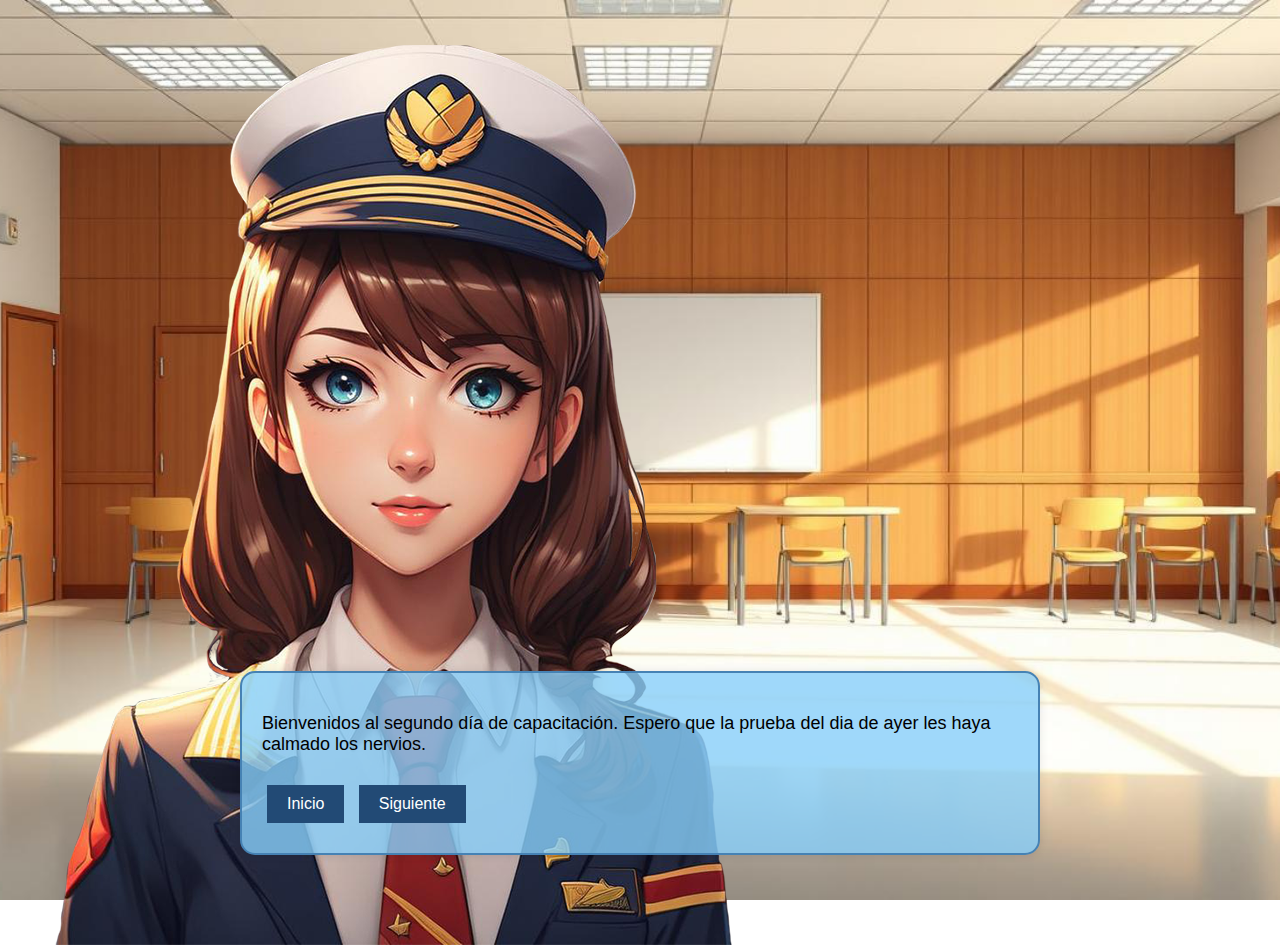
<file: reglamentacion.html>
<!DOCTYPE html>
<html lang="es">
<head>
    <meta charset="UTF-8">
    <meta name="viewport" content="width=device-width, initial-scale=1.0">
    <title>Entrenamiento de Azafatas</title>
    <link rel="stylesheet" href="styles.css">
</head>
<body>
      <!-- Imagen centrada al medio del sitio -->
      <img src="crew1.png" alt="Imagen Central" class="central-image">

    <div id="novela-grafica">
        <!-- Página 1: Introducción -->
        <div class="pagina" id="pagina-1">
            <!-- <img src="introduccion.jpg" alt="Introducción"> -->
            <p>Bienvenidos al segundo día de capacitación. Espero que la prueba del dia de ayer les haya calmado los nervios.</p>
            <a href="programa.html"> <button class="next-button">Inicio</button></a>
            <button class="next-button" onclick="cambiarPagina(2)">Siguiente</button>
        </div>

        <!-- Página 2: Seguridad y Procedimientos de Emergencia -->
        <div class="pagina" id="pagina-2" style="display: none;">
            <!-- <img src="seguridad.jpg" alt="Seguridad y Procedimientos de Emergencia"> -->
            <p>Como podrán ver, fue bastante sencillo. Bastaba con prestar atención a la clase y anotar los apuntes correctos para aprobar. Preferimos que asi sea.</p>
            <a href="programa.html"> <button class="next-button">Inicio</button></a>
            <button class="prev-button" onclick="cambiarPagina(1)">Anterior</button>
            <button class="next-button" onclick="cambiarPagina(3)">Siguiente</button>
        </div>

        <!-- Página 3: Primeros Auxilios -->
        <div class="pagina" id="pagina-3" style="display: none;">
            <!-- <img src="primeros_auxilios.jpg" alt="Primeros Auxilios"> -->
            <p>Asi premiamos a los que aprovechan el curso en integridad. Siendo puntuales a las clases y atentos a los contenidos.</p>
            <a href="programa.html"> <button class="next-button">Inicio</button></a>
            <button class="prev-button" onclick="cambiarPagina(2)">Anterior</button>
            <button class="next-button" onclick="cambiarPagina(4)">Siguiente</button>
        </div>

          <!-- Página 4: Primeros Auxilios -->
        <div class="pagina" id="pagina-4" style="display: none;">
            <!-- <img src="primeros_auxilios.jpg" alt="Primeros Auxilios"> -->
            <p>De igual manera, sugerimos que guarden sus apuntes. A mitad de curso vamos a tener una examen mayor, con todo lo aprendido hasta el momento. Y otra final. Ambas excluyentes, aunque a diferencia de las demas evaluaciones, esos examenes podrán hacerlas hasta dos veces.</p>
            <a href="programa.html"> <button class="next-button">Inicio</button></a>
            <button class="prev-button" onclick="cambiarPagina(3)">Anterior</button>
            <button class="next-button" onclick="cambiarPagina(5)">Siguiente</button>
        </div>

            <!-- Página 5: Primeros Auxilios -->
        <div class="pagina" id="pagina-5" style="display: none;">
                <!-- <img src="primeros_auxilios.jpg" alt="Primeros Auxilios"> -->
            <p>Pero ese es tema para otro momento. El dia de hoy vamos a aprender sobre la relgamentación nacional e internacional en la aeronautica.</p>
            <a href="programa.html"> <button class="next-button">Inicio</button></a>
            <button class="prev-button" onclick="cambiarPagina(4)">Anterior</button>
            <button class="next-button" onclick="cambiarPagina(6)">Siguiente</button>
        </div>

             <!-- Página 6: Primeros Auxilios -->
        <div class="pagina" id="pagina-6" style="display: none;">
                <!-- <img src="primeros_auxilios.jpg" alt="Primeros Auxilios"> -->
            <p>La reglamentación en la aviación civil y específicamente en relación a los Tripulantes de Cabina de Pasajeros está sujeta a normativas nacionales e internacionales para garantizar la seguridad, la eficiencia y el buen funcionamiento de las operaciones aéreas. En la clase de hoy además, les proporcionaré una visión general de la reglamentación en Uruguay y en el ámbito internacional.</p>
            <a href="programa.html"> <button class="next-button">Inicio</button></a>
            <button class="prev-button" onclick="cambiarPagina(5)">Anterior</button>
            <button class="next-button" onclick="cambiarPagina(7)">Siguiente</button>
        </div>

          <!-- Página 7: Primeros Auxilios -->
        <div class="pagina" id="pagina-7" style="display: none;">
            <!-- <img src="primeros_auxilios.jpg" alt="Primeros Auxilios"> -->
            <p>En Uruguay, la autoridad encargada de la regulación y supervisión de la aviación civil es la Dirección Nacional de Aviación Civil e Infraestructura Aeronáutica (DINACIA). Esta entidad se encarga de aplicar las normativas y regulaciones que rigen la aviación en el país, incluyendo las relacionadas con los TCPs.</p>
            <a href="programa.html"> <button class="next-button">Inicio</button></a>
            <button class="prev-button" onclick="cambiarPagina(6)">Anterior</button>
            <button class="next-button" onclick="cambiarPagina(8)">Siguiente</button>
        </div>

            <!-- Página 8: Primeros Auxilios -->
        <div class="pagina" id="pagina-8" style="display: none;">
            <!-- <img src="primeros_auxilios.jpg" alt="Primeros Auxilios"> -->
            <p>Los TCPs deben obtener una Licencia de Tripulante de Cabina emitida por DINACIA. Para obtener la licencia, los aspirantes deben completar un curso de formación aprobado por DINACIA, que incluye formación en seguridad, primeros auxilios, procedimientos de emergencia, y evacuación, entre otros.</p>
            <a href="programa.html"> <button class="next-button">Inicio</button></a>
            <button class="prev-button" onclick="cambiarPagina(7)">Anterior</button>
            <button class="next-button" onclick="cambiarPagina(9)">Siguiente</button>
        </div>

            <!-- Página 8: Primeros Auxilios -->
        <div class="pagina" id="pagina-9" style="display: none;">
                <!-- <img src="primeros_auxilios.jpg" alt="Primeros Auxilios"> -->
            <p>Se requiere la realización de exámenes médicos regulares para garantizar que los TCPs estén en condiciones físicas y psicológicas adecuadas para desempeñar sus funciones.</p>
            <a href="programa.html"> <button class="next-button">Inicio</button></a>
            <button class="prev-button" onclick="cambiarPagina(8)">Anterior</button>
            <button class="next-button" onclick="cambiarPagina(10)">Siguiente</button>
        </div>

                   <!-- Página 8: Primeros Auxilios -->
        <div class="pagina" id="pagina-10" style="display: none;">
                    <!-- <img src="primeros_auxilios.jpg" alt="Primeros Auxilios"> -->
            <p>Los TCPs deben cumplir con las regulaciones relativas a horas de servicio, que limitan la cantidad de horas que pueden trabajar en un día o semana para evitar la fatiga.</p>
            <a href="programa.html"> <button class="next-button">Inicio</button></a>
            <button class="prev-button" onclick="cambiarPagina(9)">Anterior</button>
            <button class="next-button" onclick="cambiarPagina(11)">Siguiente</button>
        </div>

              <!-- Página 8: Primeros Auxilios -->
        <div class="pagina" id="pagina-11" style="display: none;">
                <!-- <img src="primeros_auxilios.jpg" alt="Primeros Auxilios"> -->
            <p>Existe un enfoque riguroso en la formación continua, con requerimientos de capacitación periódica para mantener la licencia activa, especialmente en áreas clave como la seguridad y la atención médica de emergencia.</p>
            <a href="programa.html"> <button class="next-button">Inicio</button></a>
            <button class="prev-button" onclick="cambiarPagina(10)">Anterior</button>
            <button class="next-button" onclick="cambiarPagina(12)">Siguiente</button>
        </div>

                  <!-- Página 8: Primeros Auxilios -->
        <div class="pagina" id="pagina-12" style="display: none;">
                    <!-- <img src="primeros_auxilios.jpg" alt="Primeros Auxilios"> -->
            <p>Las regulaciones también estipulan los procedimientos de seguridad que los TCPs deben seguir durante las operaciones de vuelo, incluyendo la inspección de equipos de emergencia, la instrucción a los pasajeros sobre procedimientos de seguridad, y la supervisión del cumplimiento de las normativas de seguridad a bordo.</p>
            <a href="programa.html"> <button class="next-button">Inicio</button></a>
            <button class="prev-button" onclick="cambiarPagina(11)">Anterior</button>
            <button class="next-button" onclick="cambiarPagina(13)">Siguiente</button>
        </div>

                 <!-- Página 8: Primeros Auxilios -->
        <div class="pagina" id="pagina-13" style="display: none;">
                    <!-- <img src="primeros_auxilios.jpg" alt="Primeros Auxilios"> -->
            <p>La normativa internacional en aviación civil está regulada por la Organización de Aviación Civil Internacional (OACI), una agencia especializada de las Naciones Unidas que establece normas y regulaciones para garantizar la seguridad y eficiencia del transporte aéreo en todo el mundo.</p>
            <a href="programa.html"> <button class="next-button">Inicio</button></a>
            <button class="prev-button" onclick="cambiarPagina(12)">Anterior</button>
            <button class="next-button" onclick="cambiarPagina(14)">Siguiente</button>
        </div>

                  <!-- Página 8: Primeros Auxilios -->
        <div class="pagina" id="pagina-14" style="display: none;">
                    <!-- <img src="primeros_auxilios.jpg" alt="Primeros Auxilios"> -->
            <p>La OACI establece las Normas y Prácticas Recomendadas (SARPs), que son aplicadas por los Estados miembros a través de sus autoridades nacionales. Estas incluyen estándares para la formación y certificación de los TCPs, procedimientos de seguridad, y gestión de emergencias.</p>
            <a href="programa.html"> <button class="next-button">Inicio</button></a>
            <button class="prev-button" onclick="cambiarPagina(13)">Anterior</button>
            <button class="next-button" onclick="cambiarPagina(15)">Siguiente</button>
        </div>

                      <!-- Página 8: Primeros Auxilios -->
        <div class="pagina" id="pagina-15" style="display: none;">
                        <!-- <img src="primeros_auxilios.jpg" alt="Primeros Auxilios"> -->
            <p>Los Estados deben adaptar estas normas a sus legislaciones nacionales, lo que significa que las regulaciones de Uruguay están alineadas con las directrices de la OACI.</p>
            <a href="programa.html"> <button class="next-button">Inicio</button></a>
            <button class="prev-button" onclick="cambiarPagina(14)">Anterior</button>
            <button class="next-button" onclick="cambiarPagina(16)">Siguiente</button>
        </div>

                       <!-- Página 8: Primeros Auxilios -->
        <div class="pagina" id="pagina-16" style="display: none;">
                        <!-- <img src="primeros_auxilios.jpg" alt="Primeros Auxilios"> -->
            <p>El Convenio sobre Aviación Civil Internacional, también conocido como Convenio de Chicago, es el tratado fundacional de la OACI y establece los principios que rigen la aviación civil internacional, incluyendo la seguridad, la protección del medio ambiente, y los derechos de los Estados.</p>
            <a href="programa.html"> <button class="next-button">Inicio</button></a>
            <button class="prev-button" onclick="cambiarPagina(15)">Anterior</button>
            <button class="next-button" onclick="cambiarPagina(17)">Siguiente</button>
        </div>

        <div class="pagina" id="pagina-17" style="display: none;">
            <!-- <img src="primeros_auxilios.jpg" alt="Primeros Auxilios"> -->
             <p>A través de este convenio, se garantiza que los TCPs reciban formación y certificación conforme a estándares internacionales, y que las aerolíneas cumplan con normativas uniformes en la operación de vuelos internacionales.</p>
             <a href="programa.html"> <button class="next-button">Inicio</button></a>
            <button class="prev-button" onclick="cambiarPagina(16)">Anterior</button>
            <button class="next-button" onclick="cambiarPagina(18)">Siguiente</button>
        </div>

        <div class="pagina" id="pagina-18" style="display: none;">
            <!-- <img src="primeros_auxilios.jpg" alt="Primeros Auxilios"> -->
             <p>Las regulaciones internacionales también incluyen normas sobre las horas de trabajo y descanso para los TCPs, con el fin de mitigar la fatiga y garantizar que los tripulantes estén en óptimas condiciones para cumplir sus funciones.</p>
             <a href="programa.html"> <button class="next-button">Inicio</button></a>
            <button class="prev-button" onclick="cambiarPagina(17)">Anterior</button>
            <button class="next-button" onclick="cambiarPagina(19)">Siguiente</button>
        </div>

        <div class="pagina" id="pagina-19" style="display: none;">
            <!-- <img src="primeros_auxilios.jpg" alt="Primeros Auxilios"> -->
             <p>La Asociación Internacional de Transporte Aéreo (IATA) también juega un rol importante, promoviendo buenas prácticas y estándares operacionales a nivel global.</p>
             <a href="programa.html"> <button class="next-button">Inicio</button></a>
            <button class="prev-button" onclick="cambiarPagina(18)">Anterior</button>
            <button class="next-button" onclick="cambiarPagina(20)">Siguiente</button>
        </div>

        <div class="pagina" id="pagina-20" style="display: none;">
            <!-- <img src="primeros_auxilios.jpg" alt="Primeros Auxilios"> -->
             <p>El cumplimiento de estas normativas es supervisado tanto por las autoridades nacionales (como DINACIA en Uruguay) como por auditorías y evaluaciones realizadas por organismos internacionales. Las aerolíneas y los TCPs están sujetos a inspecciones y evaluaciones periódicas para garantizar que se adhieren a todas las regulaciones pertinentes, manteniendo los más altos niveles de seguridad y profesionalismo en la industria aérea.</p>
             <a href="programa.html"> <button class="next-button">Inicio</button></a>
            <button class="prev-button" onclick="cambiarPagina(19)">Anterior</button>
            <button class="next-button" onclick="cambiarPagina(21)">Siguiente</button>
        </div>
                 <!-- Página 7: Primeros Auxilios -->
        <div class="pagina" id="pagina-21" style="display: none;">
                    <!-- <img src="primeros_auxilios.jpg" alt="Primeros Auxilios"> -->
                     <p>La clase de hoy fue bastante mas corta pero con informaciones mas sustanciales, si se quiere. Terminaremos por aqui, y los minutos restantes antes de la prueba los pueden usar para repasar con sus colegas. Aprovechen a conocerse, ya que trabajar en equipo es fundamental en el desempeño de sus futuras funciones.</p>
           <a href="programa.html"> <button class="next-button">Inicio</button></a>
        </div>

        <!-- Añadir más páginas según sea necesario -->

    </div>

    <script src="script.js"></script>
</body>
</html>
</file>
<file: index-styles.css>
/* styles.css */

body {
    font-family: Arial, sans-serif;
    margin: 0;
    padding: 0;
    background: url('background0.png') no-repeat center center fixed; /* URL de la imagen de fondo */
    background-size: cover; /* Hacer que la imagen cubra todo el fondo */
    height: 100vh;
    display: flex;
    justify-content: center;
    align-items: center;
}

#inicio {
    display: flex;
    flex-direction: column;
    align-items: center;
    text-align: center;
}

#inicio h1 {
    margin-bottom: 20px;
    /* background-color: #224a75; */
    color:white;
    font-size: 3em;
    text-align: center;
    /* backdrop-filter: drop-shadow(6px 10px 10px black); */
    text-shadow: 4px 4px 8px black;
}

.button {
    padding: 15px 30px;
    font-size: 20px;
    background-color: #224a75;
    color: white;
    text-decoration: none;
    border-radius: 5px;
    display: inline-block;
    transition: background-color 0.3s ease;
}

.button:hover {
    background-color: #0e2338;
}
</file>
<file: styles.css>
/* styles.css */

body {
    font-family: Arial, sans-serif;
    margin: 0;
    padding: 0;
    background: url('background1.png') no-repeat center center fixed; 
    background-size: cover; 
    display: flex;
    flex-direction: column;
    height: 100vh;
    justify-content: flex-end;
    align-items: center;
}

#novela-grafica {
    background-color: rgba(135, 206, 250, 0.8);
    border: 2px solid #4682b4; 
    border-radius: 15px; 
    max-width: 800px;
    width: 100%;
    padding: 20px;
    box-shadow: 0 0 10px rgba(0, 0, 0, 0.1);
    box-sizing: border-box;
    position: absolute;
    bottom: 5%; 
    margin-bottom: 0%;
}

.central-image {
    max-width: 100%;
    width: auto;
    height: auto;
    position: absolute;
    top: 50%;
    left: 30%;
    transform: translate(-50%, -45%); 
}

.pagina {
    display: none;
}

.pagina img {
    width: 100%;
    height: auto;
}

.pagina p {
    font-size: 18px;
    margin: 20px 0;
}

button {
    display: inline-block;
    padding: 10px 20px;
    margin: 10px 5px;
    background-color: #224a75;
    color: #fff;
    border: none;
    cursor: pointer;
    font-size: 16px;
}

button:hover {
    background-color: #0e2338;
}


.button-solo .button {
    padding: 15px 30px;
    font-size: 20px;
    background-color: #224a75;
    color: white;
    text-decoration: none;
    border-radius: 5px;
    display: inline-block;
    transition: background-color 0.3s ease;
}

.button-solo .button:hover {
    background-color: #0e2338;
}
</file>
<file: programa.css>
body {
    margin: 50px auto;
    padding: 0;
    font-family: Arial, sans-serif;
    background-image: url(background0.png);
    background-size: cover;
    background-attachment: fixed;
    background-position: center;
    display: flex;
    flex-direction: column;
    justify-content: center;
    align-items: center;
    /* height: 100vh; */
    color: white;
    max-width: 1360px;
    width: 100%;
}

h2 {
    margin-bottom: 20px;
    /* background-color: #224a75; */
    font-size: 3em;
    text-align: center;
    /* backdrop-filter: drop-shadow(6px 10px 10px black); */
    text-shadow: 4px 4px 8px black;
}

.button-grid {
    display: flex;
    /* flex-direction: column; */
    flex-wrap: wrap;
    justify-content: center;
    /* grid-template-columns: repeat(5, 1fr); */
    gap: 10px;
    width: 100%;
}

.button-grid .button {
    padding: 15px 30px;
    font-size: 20px;
    background-color: #224a75;
    color: white;
    text-decoration: none;
    border-radius: 5px;
    width: 130px;
    width: clamp(20rem, 5rem, 5rem);
    transition: background-color 0.3s ease;
}

.button:hover {
    background-color: #0e2338;
}

.button-solo {
    display: inline-block;
    margin:2%;
}

.button-solo .button {
    padding: 15px 30px;
    font-size: 20px;
    background-color: #224a75;
    color: white;
    text-decoration: none;
    border-radius: 5px;
    display: inline-block;
    transition: background-color 0.3s ease;
}

.button-solo .button:hover {
    background-color: #0e2338;
}
</file>
